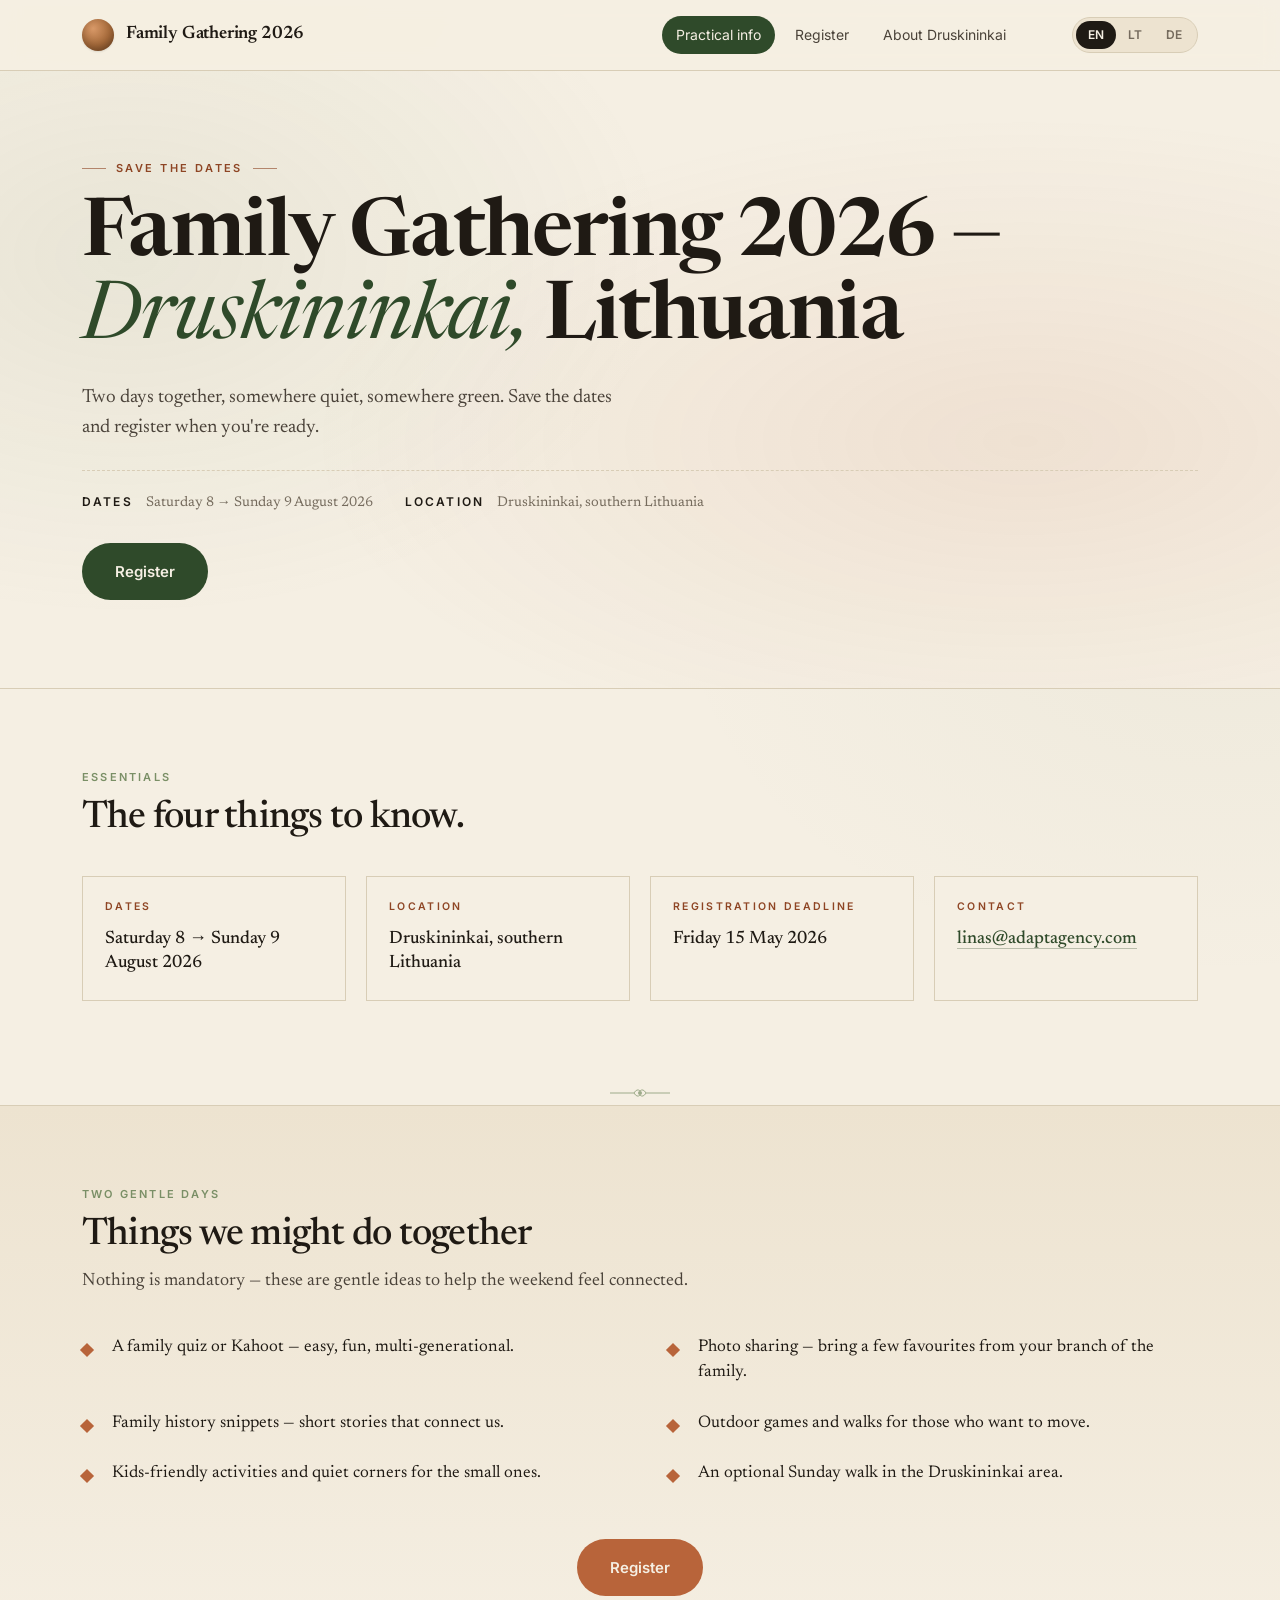
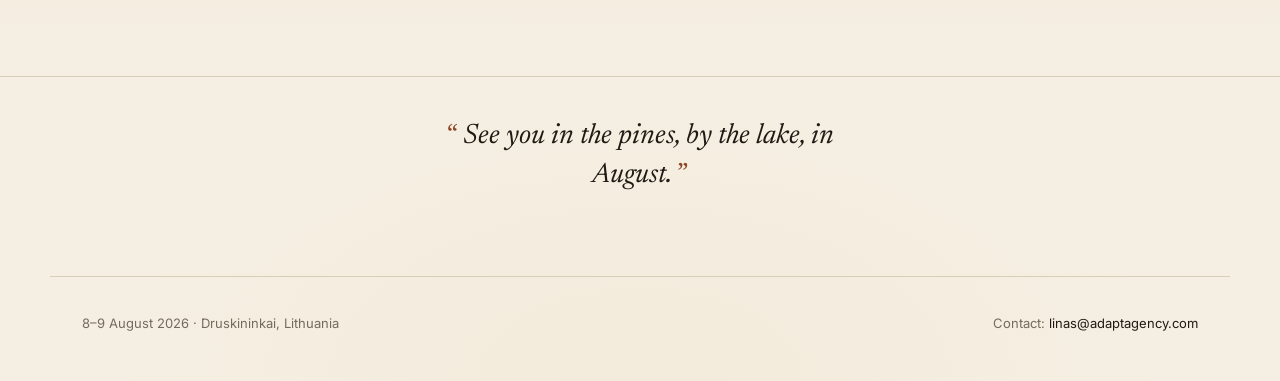
<file: index.html>
<!doctype html>
<html lang="en">
<head>
  <meta charset="utf-8" />
  <meta name="viewport" content="width=device-width, initial-scale=1, viewport-fit=cover" />
  <title data-i18n="home.hero.title">Family Gathering 2026</title>
  <meta name="description" content="Family Gathering 2026 — Druskininkai, Lithuania, 8–9 August 2026. Practical info and registration." />
  <link rel="preconnect" href="https://fonts.googleapis.com">
  <link rel="preconnect" href="https://fonts.gstatic.com" crossorigin>
  <link href="https://fonts.googleapis.com/css2?family=Newsreader:ital,opsz,wght@0,6..72,400;0,6..72,500;0,6..72,600;1,6..72,400;1,6..72,500&family=Inter:wght@400;500;600&family=Caveat:wght@500;600&display=swap" rel="stylesheet">
  <link rel="stylesheet" href="styles.css" />
  <link rel="icon" href="data:image/svg+xml,%3Csvg xmlns='http://www.w3.org/2000/svg' viewBox='0 0 32 32'%3E%3Ccircle cx='16' cy='16' r='14' fill='%23A66A3A'/%3E%3C/svg%3E" />
</head>
<body data-page="home">

<header class="nav">
  <div class="nav-inner">
    <a class="brand" href="index.html">
      <span class="brand-mark" aria-hidden="true"></span>
      <span data-i18n="brand">Family Gathering 2026</span>
    </a>
    <nav class="nav-links" aria-label="Primary">
      <a href="index.html"    data-page-link="home"     data-i18n="nav.home">Practical info</a>
      <a href="register.html" data-page-link="register" data-i18n="nav.register">Register</a>
      <a href="about.html"    data-page-link="about"    data-i18n="nav.about">About Druskininkai</a>
    </nav>
    <div class="lang" role="group" aria-label="Language">
      <button data-lang="en">EN</button>
      <button data-lang="lt">LT</button>
      <button data-lang="de">DE</button>
    </div>
  </div>
</header>

<main>

<!-- ─── HERO ─── -->
<section class="hero-soft">
  <div class="hero-soft-inner">
    <div class="eyebrow">Save the dates</div>
    <h1 data-i18n="home.hero.title">Family Gathering 2026 &mdash; <em>Druskininkai,</em> Lithuania</h1>
    <p class="lede" data-i18n="home.hero.lead">Two days together, somewhere quiet, somewhere green. Save the dates and register when you&rsquo;re ready.</p>
    <div class="meta">
      <span><b data-i18n="home.es.dates.l">Dates</b> <span data-i18n="home.es.dates.v">Saturday 8 &rarr; Sunday 9 August 2026</span></span>
      <span><b data-i18n="home.es.loc.l">Location</b> <span data-i18n="home.es.loc.v">Druskininkai, southern Lithuania</span></span>
    </div>
    <div style="margin-top: 28px;">
      <a href="register.html" class="btn btn-primary btn-large" data-i18n="home.hero.cta">Register</a>
    </div>
  </div>
</section>

<!-- ─── ESSENTIALS ─── -->
<section class="section">
  <div class="section-head">
    <div class="kicker" data-i18n="home.essentials.h">Essentials</div>
    <h2 data-i18n="home.essentials.intro">The four things to know.</h2>
  </div>
  <div class="essentials">
    <article class="essential-card">
      <span class="lbl" data-i18n="home.es.dates.l">Dates</span>
      <span class="val" data-i18n="home.es.dates.v">Saturday 8 &rarr; Sunday 9 August 2026</span>
    </article>
    <article class="essential-card">
      <span class="lbl" data-i18n="home.es.loc.l">Location</span>
      <span class="val" data-i18n="home.es.loc.v">Druskininkai, southern Lithuania</span>
    </article>
    <article class="essential-card">
      <span class="lbl" data-i18n="home.es.deadline.l">Registration deadline</span>
      <span class="val" data-i18n="home.es.deadline.v">Sunday 31 May 2026</span>
    </article>
    <article class="essential-card">
      <span class="lbl" data-i18n="home.es.contact.l">Contact</span>
      <span class="val"><a data-organizer-email href="mailto:linas@adaptagency.com">linas@adaptagency.com</a></span>
    </article>
  </div>
</section>

<svg class="sprig" viewBox="0 0 64 24" aria-hidden="true">
  <path d="M2 12 H26"  stroke="currentColor" stroke-width="1" fill="none"/>
  <path d="M38 12 H62" stroke="currentColor" stroke-width="1" fill="none"/>
  <g transform="translate(32 12)">
    <circle r="2" fill="currentColor"/>
    <path d="M-6 0 Q-3 -5 0 -2 Q3 -5 6 0"  stroke="currentColor" stroke-width="1" fill="none"/>
    <path d="M-6 0 Q-3 5 0 2 Q3 5 6 0"     stroke="currentColor" stroke-width="1" fill="none"/>
  </g>
</svg>

<!-- ─── THINGS WE MIGHT DO ─── -->
<section class="soft-band">
  <div class="section">
    <div class="section-head">
      <div class="kicker">Two gentle days</div>
      <h2 data-i18n="home.together.h">Things we might do together.</h2>
      <p data-i18n="home.together.intro">Nothing is mandatory &mdash; these are gentle ideas to help the weekend feel connected.</p>
    </div>

    <ul class="do-list">
      <li data-i18n="home.t.0">A family quiz or Kahoot &mdash; easy, fun, multi-generational.</li>
      <li data-i18n="home.t.1">Photo sharing &mdash; bring a few favourites from your branch of the family.</li>
      <li data-i18n="home.t.2">Family history snippets &mdash; short stories that connect us.</li>
      <li data-i18n="home.t.3">Outdoor games and walks for those who want to move.</li>
      <li data-i18n="home.t.4">Kids-friendly activities and quiet corners for the small ones.</li>
      <li data-i18n="home.t.5">An optional Sunday walk in the Druskininkai area.</li>
    </ul>

    <div class="cta-row">
      <a href="register.html" class="btn btn-terra btn-large" data-i18n="home.hero.cta">Register</a>
    </div>
  </div>
</section>

<!-- ─── CLOSE ─── -->
<section class="close">
  <p class="quote" data-i18n="close.quote">See you in the pines, by the lake, in August.</p>
</section>

</main>

<footer>
  <span data-i18n="footer.dates">8&ndash;9 August 2026 &middot; Druskininkai, Lithuania</span>
  <span><span data-i18n="footer.contact">Contact</span>: <a data-organizer-email href="mailto:linas@adaptagency.com">linas@adaptagency.com</a></span>
</footer>

<script src="shared.js"></script>
</body>
</html>
</file>
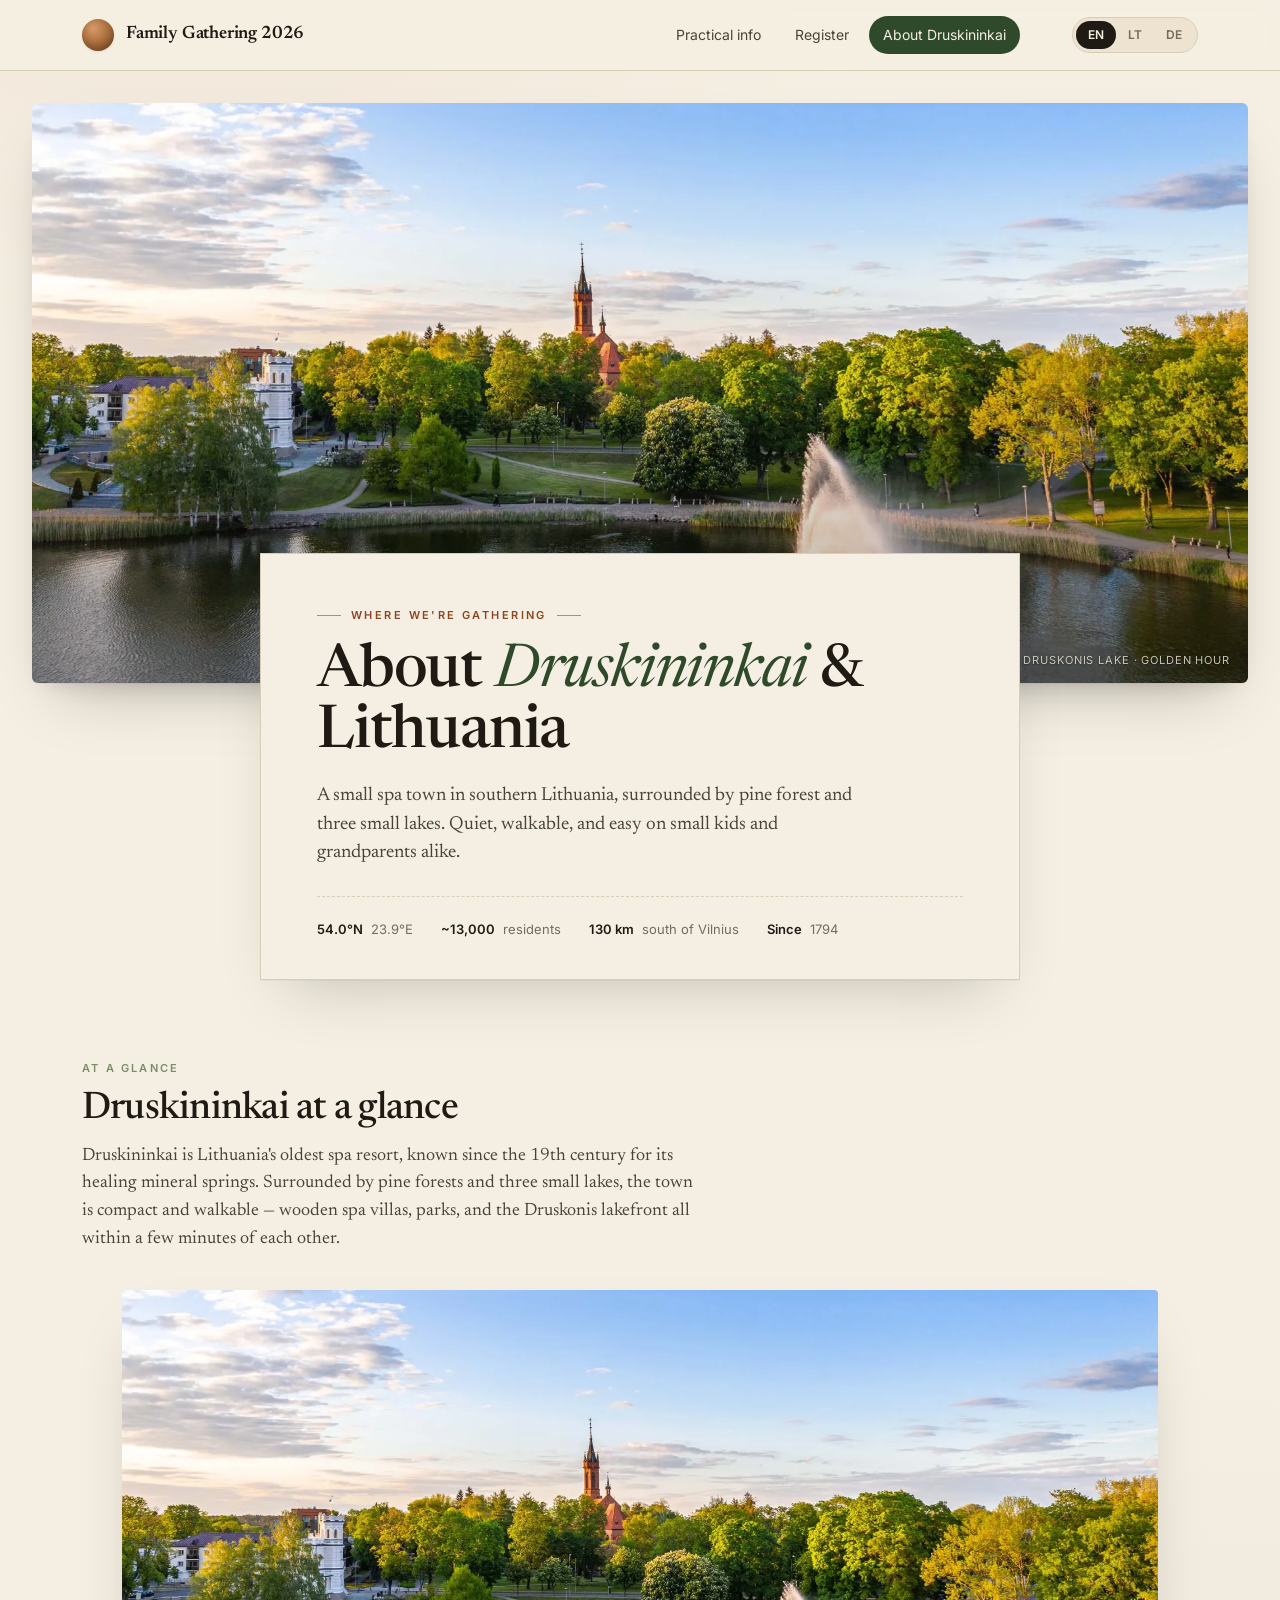
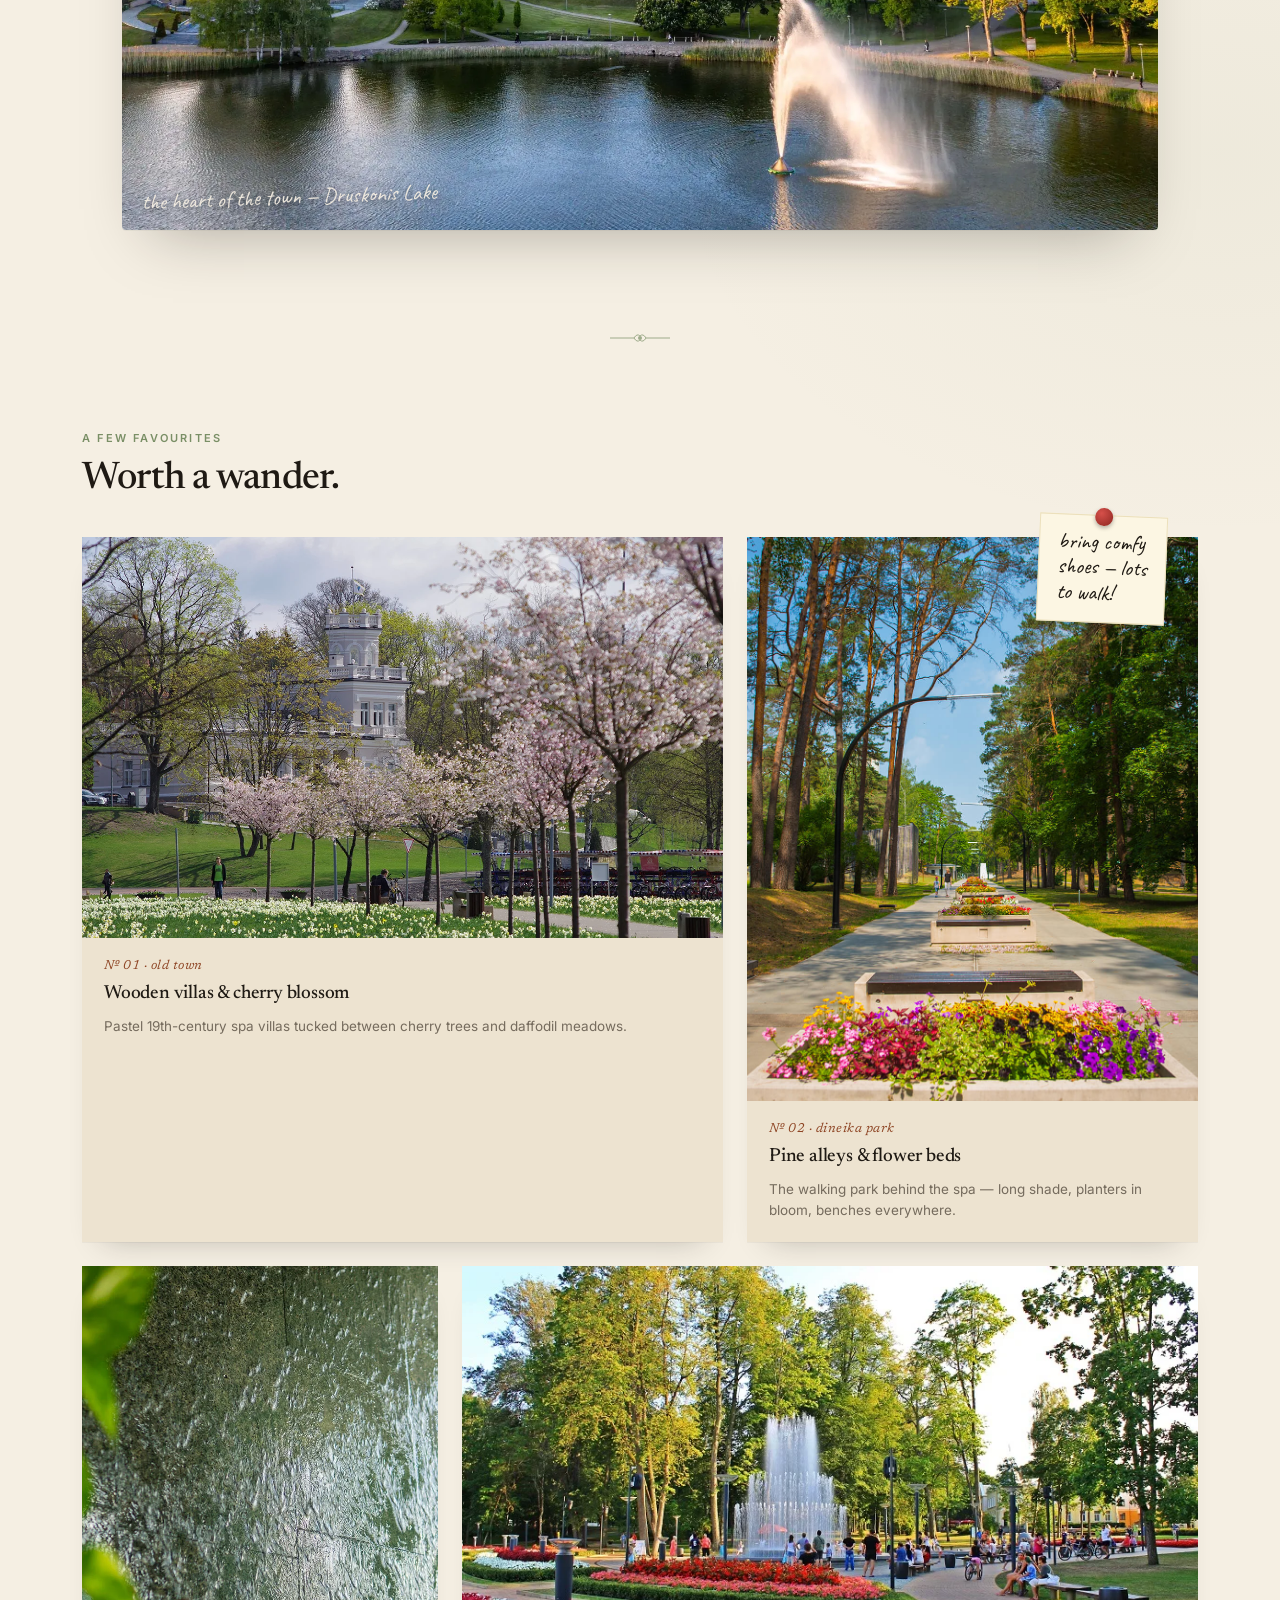
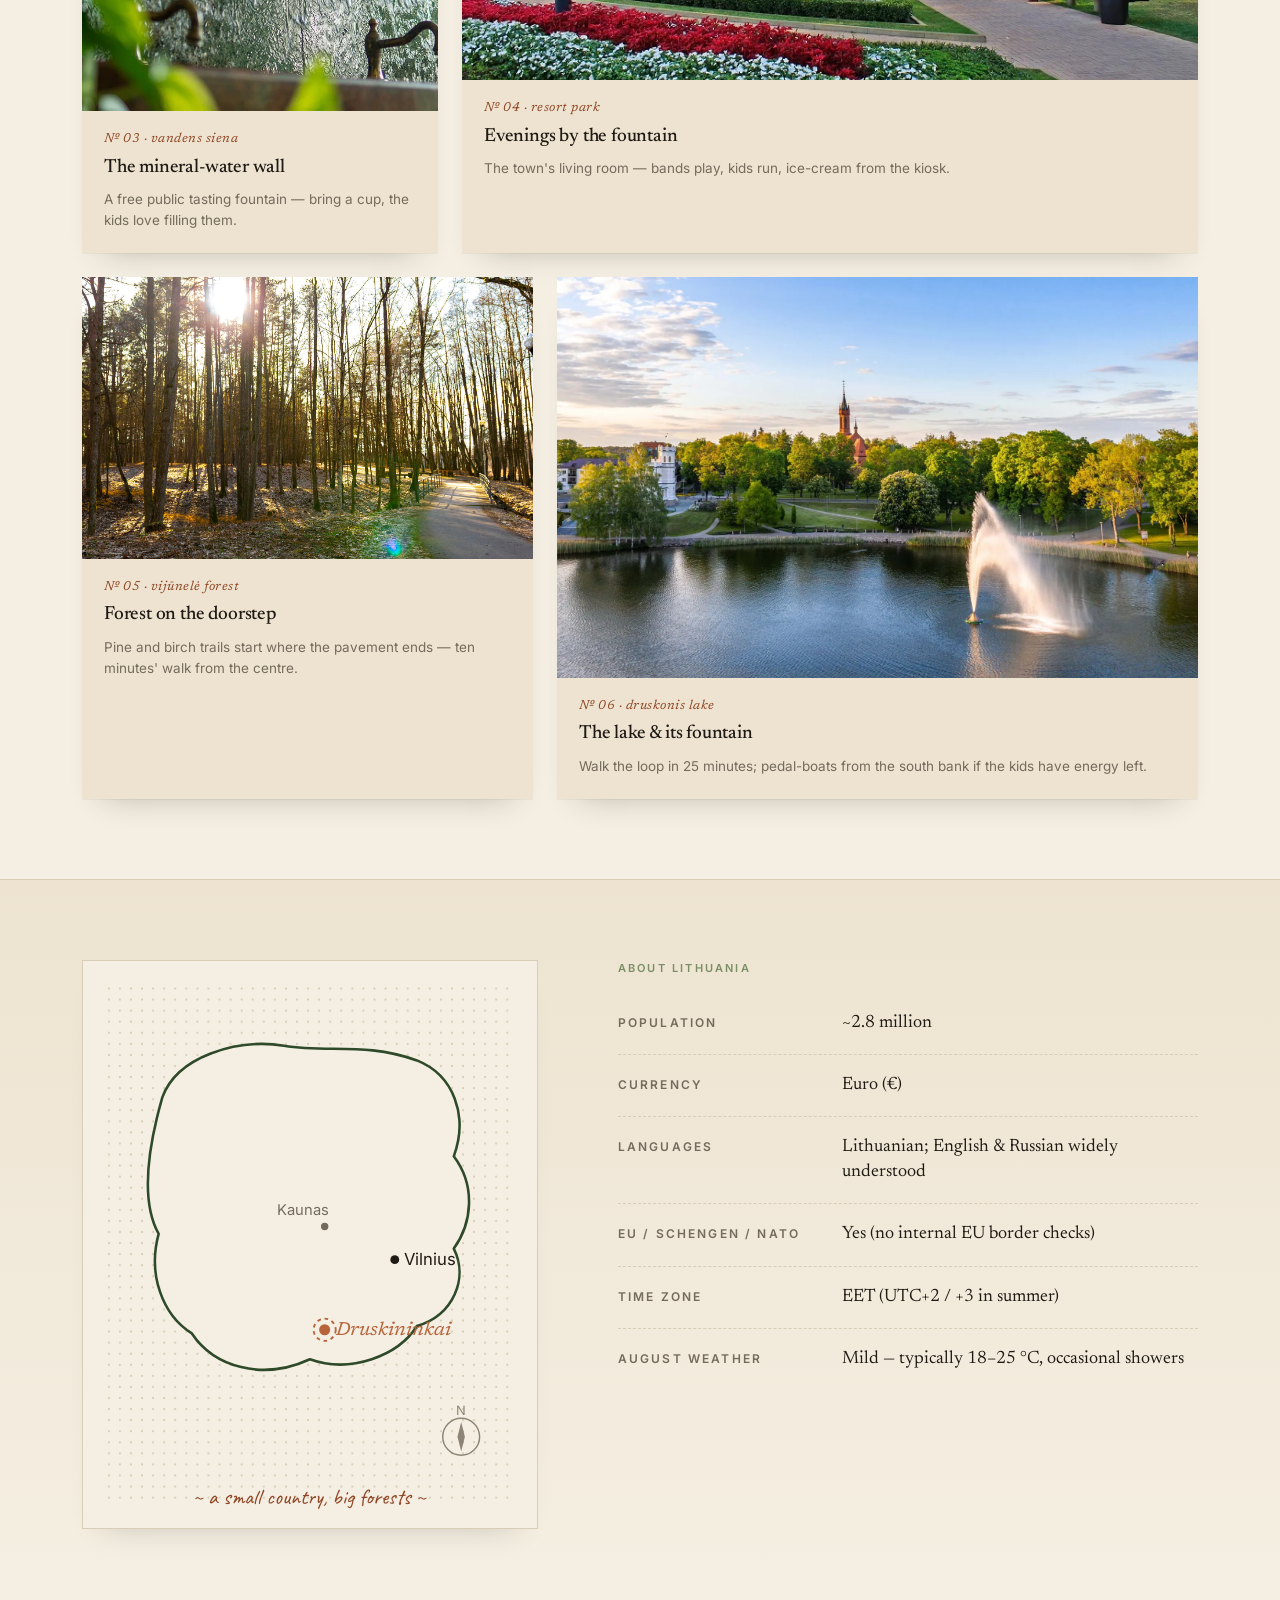
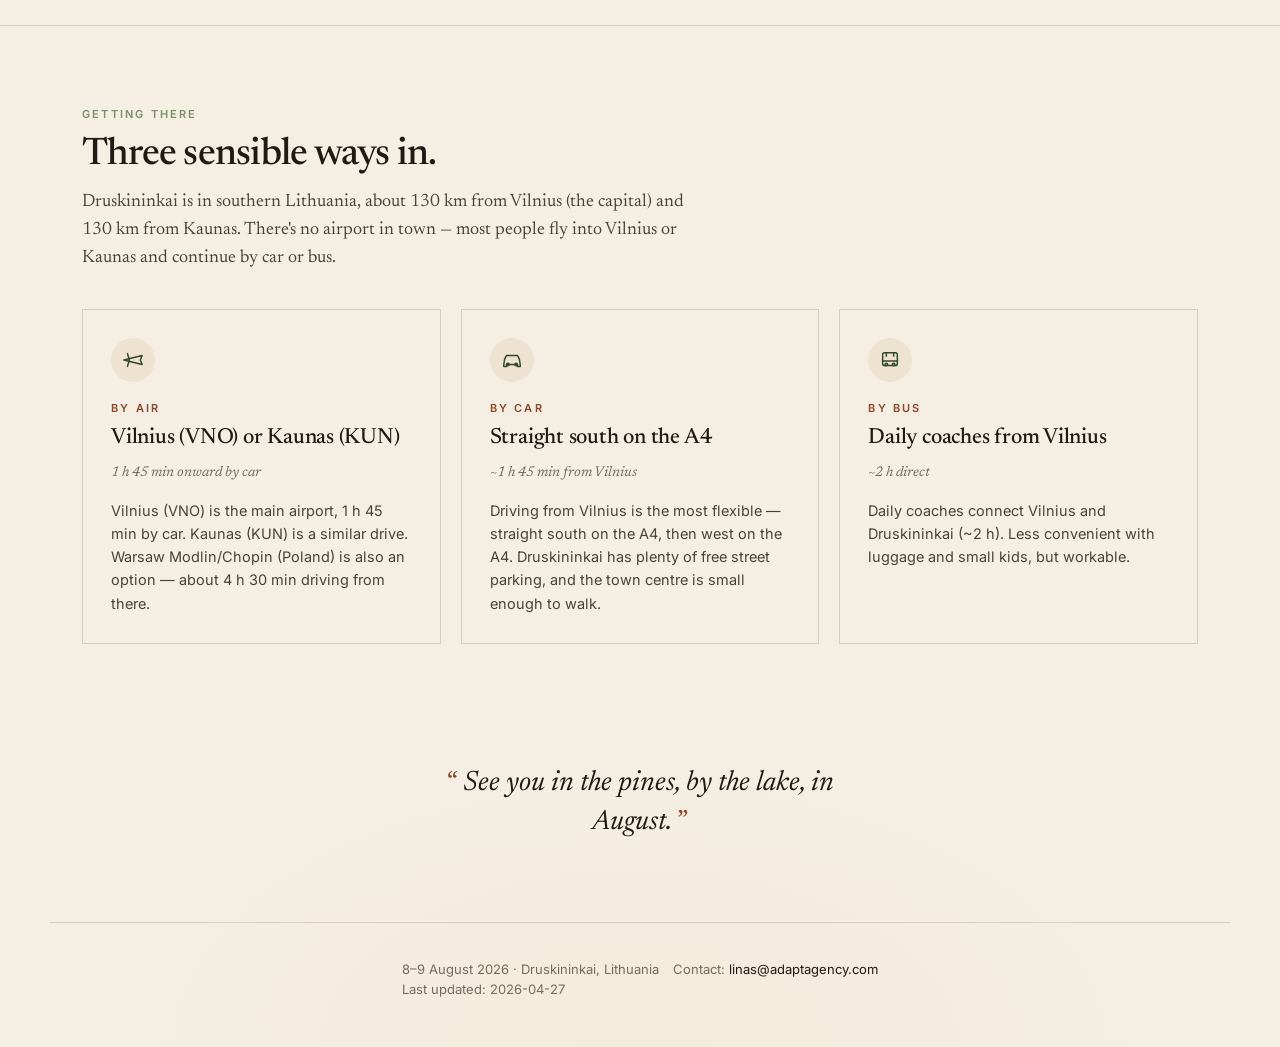
<file: about.html>
<!doctype html>
<html lang="en">
<head>
  <meta charset="utf-8" />
  <meta name="viewport" content="width=device-width, initial-scale=1, viewport-fit=cover" />
  <title data-i18n="about.hero.title">About Druskininkai · Family Gathering 2026</title>
  <link rel="preconnect" href="https://fonts.googleapis.com">
  <link rel="preconnect" href="https://fonts.gstatic.com" crossorigin>
  <link href="https://fonts.googleapis.com/css2?family=Newsreader:ital,opsz,wght@0,6..72,400;0,6..72,500;0,6..72,600;1,6..72,400;1,6..72,500&family=Inter:wght@400;500;600&family=Caveat:wght@500;600&display=swap" rel="stylesheet">
  <link rel="stylesheet" href="styles.css" />
  <link rel="icon" href="data:image/svg+xml,%3Csvg xmlns='http://www.w3.org/2000/svg' viewBox='0 0 32 32'%3E%3Ccircle cx='16' cy='16' r='14' fill='%23A66A3A'/%3E%3C/svg%3E" />
</head>
<body data-page="about">

<!-- ─── NAV ─── -->
<header class="nav">
  <div class="nav-inner">
    <a class="brand" href="index.html">
      <span class="brand-mark" aria-hidden="true"></span>
      <span data-i18n="brand">Family Gathering 2026</span>
    </a>
    <nav class="nav-links" aria-label="Primary">
      <a href="index.html"    data-page-link="home"     data-i18n="nav.home">Practical info</a>
      <a href="register.html" data-page-link="register" data-i18n="nav.register">Register</a>
      <a href="about.html"    data-page-link="about"    data-i18n="nav.about">About Druskininkai</a>
    </nav>
    <div class="lang" role="group" aria-label="Language">
      <button data-lang="en">EN</button>
      <button data-lang="lt">LT</button>
      <button data-lang="de">DE</button>
    </div>
  </div>
</header>

<main>

<!-- ─── HERO ─── -->
<section class="hero-visual">
  <div class="hero-photo" role="img" aria-label="Druskonis Lake at golden hour with the resort fountain.">
    <span class="hero-cred">Druskonis Lake · golden hour</span>
  </div>
  <div class="hero-card">
    <div class="eyebrow" data-i18n="about.hero.eyebrow">Where we&rsquo;re gathering</div>
    <h1 data-i18n="about.hero.title">About <em>Druskininkai</em> &amp; Lithuania</h1>
    <p class="hero-sub" data-i18n="about.hero.lead">A small spa town in southern Lithuania, surrounded by pine forest and three small lakes. Quiet, walkable, and easy on small kids and grandparents alike.</p>
    <div class="hero-meta">
      <span><b>54.0&deg;N</b> 23.9&deg;E</span>
      <span><b>~13,000</b> residents</span>
      <span><b>130&nbsp;km</b> south of Vilnius</span>
      <span><b>Since</b> 1794</span>
    </div>
  </div>
</section>

<!-- ─── AT A GLANCE ─── -->
<section class="section">
  <div class="section-head">
    <div class="kicker" data-i18n="about.glance.kicker">At a glance</div>
    <h2 data-i18n="about.druskininkai.h">Lithuania&rsquo;s oldest spa town, woven through with pine.</h2>
    <p data-i18n="about.druskininkai.l">Druskininkai is Lithuania&rsquo;s oldest spa resort &mdash; known since the 19th century for its mineral springs. The old town is full of wooden villas, the new town wraps around Druskonis Lake, and pine forest threads through everything.</p>
  </div>

  <figure class="glance-photo">
    <img src="assets/lake-fountain.webp"
         alt="Aerial view of Druskonis Lake with the central fountain and church spire at sunset."
         loading="eager" />
    <figcaption class="credit" data-i18n="about.glance.credit">the heart of the town &mdash; Druskonis Lake</figcaption>
  </figure>
</section>

<!-- decorative divider -->
<svg class="sprig" viewBox="0 0 64 24" aria-hidden="true">
  <path d="M2 12 H26"  stroke="currentColor" stroke-width="1" fill="none"/>
  <path d="M38 12 H62" stroke="currentColor" stroke-width="1" fill="none"/>
  <g transform="translate(32 12)">
    <circle r="2" fill="currentColor"/>
    <path d="M-6 0 Q-3 -5 0 -2 Q3 -5 6 0"  stroke="currentColor" stroke-width="1" fill="none"/>
    <path d="M-6 0 Q-3 5 0 2 Q3 5 6 0"     stroke="currentColor" stroke-width="1" fill="none"/>
  </g>
</svg>

<!-- ─── GALLERY ─── -->
<section class="section" style="position:relative;">
  <div class="section-head">
    <div class="kicker" data-i18n="about.gallery.kicker">A few favourites</div>
    <h2 data-i18n="about.gallery.h">Worth a wander.</h2>
  </div>

  <div style="position:relative;">
    <div class="pin-note" aria-hidden="true">
      bring comfy<br/>shoes &mdash; lots<br/>to walk!
    </div>

    <div class="gallery">

      <article class="tile t1">
        <div class="photo"><img src="assets/cherry-villa.webp" alt="Cherry blossoms in front of a 19th-century villa in spring." loading="lazy"/></div>
        <div class="meta">
          <span class="num">№&nbsp;01&nbsp;&middot; old town</span>
          <h3 data-i18n="about.t1.h">Wooden villas &amp; cherry blossom</h3>
          <p data-i18n="about.t1.p">Pastel 19th-century spa villas tucked between cherry trees and daffodil meadows.</p>
        </div>
      </article>

      <article class="tile t2">
        <div class="photo"><img src="assets/pine-path.jpg" alt="Path through Dineika park, lined with tall pines and flower planters." loading="lazy"/></div>
        <div class="meta">
          <span class="num">№&nbsp;02&nbsp;&middot; dineika park</span>
          <h3 data-i18n="about.t2.h">Pine alleys &amp; flower beds</h3>
          <p data-i18n="about.t2.p">The walking park behind the spa &mdash; long shade, planters in bloom, benches everywhere.</p>
        </div>
      </article>

      <article class="tile t3">
        <div class="photo"><img src="assets/water-wall.webp" alt="The mineral water wall — bronze taps in front of a cascading water surface." loading="lazy"/></div>
        <div class="meta">
          <span class="num">№&nbsp;03&nbsp;&middot; vandens siena</span>
          <h3 data-i18n="about.t3.h">The mineral-water wall</h3>
          <p data-i18n="about.t3.p">A free public tasting fountain &mdash; bring a cup, the kids love filling them.</p>
        </div>
      </article>

      <article class="tile t4">
        <div class="photo"><img src="assets/park-fountain.webp" alt="The resort park with people gathered around the central fountain at sunset." loading="lazy"/></div>
        <div class="meta">
          <span class="num">№&nbsp;04&nbsp;&middot; resort park</span>
          <h3 data-i18n="about.t4.h">Evenings by the fountain</h3>
          <p data-i18n="about.t4.p">The town&rsquo;s living room &mdash; bands play, kids run, ice-cream from the kiosk.</p>
        </div>
      </article>

      <article class="tile t5">
        <div class="photo"><img src="assets/winter-forest.jpg" alt="Sunlit pine forest path on a crisp morning." loading="lazy"/></div>
        <div class="meta">
          <span class="num">№&nbsp;05&nbsp;&middot; vij&umacr;nel&edot; forest</span>
          <h3 data-i18n="about.t5.h">Forest on the doorstep</h3>
          <p data-i18n="about.t5.p">Pine and birch trails start where the pavement ends &mdash; ten minutes&rsquo; walk from the centre.</p>
        </div>
      </article>

      <article class="tile t6">
        <div class="photo"><img src="assets/lake-fountain.webp" alt="Druskonis Lake fountain spray catching the late sun." loading="lazy"/></div>
        <div class="meta">
          <span class="num">№&nbsp;06&nbsp;&middot; druskonis lake</span>
          <h3 data-i18n="about.t6.h">The lake &amp; its fountain</h3>
          <p data-i18n="about.t6.p">Walk the loop in 25 minutes; pedal-boats from the south bank if the kids have energy left.</p>
        </div>
      </article>

    </div>
  </div>
</section>

<!-- ─── ABOUT LITHUANIA ─── -->
<section class="lt-band">
  <div class="section" style="padding-bottom: 96px;">
    <div class="lt-grid">

      <div class="lt-illus" aria-hidden="true">
        <svg viewBox="0 0 220 280" xmlns="http://www.w3.org/2000/svg">
          <defs>
            <pattern id="dots" x="0" y="0" width="6" height="6" patternUnits="userSpaceOnUse">
              <circle cx="1" cy="1" r="0.6" fill="#D8CDB6"/>
            </pattern>
          </defs>
          <rect x="0" y="0" width="220" height="280" fill="url(#dots)"/>
          <path d="M30 60 C 38 38, 70 28, 96 32 C 120 36, 140 30, 168 40 C 188 48, 196 70, 188 92 C 200 108, 198 128, 188 142 C 196 158, 188 178, 168 184 C 158 200, 132 210, 110 202 C 84 214, 58 206, 46 188 C 30 178, 22 156, 28 134 C 18 116, 22 88, 30 60 Z"
                fill="#F5EFE3" stroke="#2F4A2A" stroke-width="1.4" stroke-linejoin="round"/>
          <circle cx="156" cy="148" r="2.4" fill="#1F1A14"/>
          <text x="161" y="151" font-family="Inter, sans-serif" font-size="9" fill="#1F1A14">Vilnius</text>
          <circle cx="118" cy="130" r="2" fill="#756B5D"/>
          <text x="92"  y="124" font-family="Inter, sans-serif" font-size="8" fill="#756B5D">Kaunas</text>
          <circle cx="118" cy="186" r="6" fill="none" stroke="#B8643A" stroke-width="1" stroke-dasharray="2 2"/>
          <circle cx="118" cy="186" r="3" fill="#B8643A"/>
          <text x="124" y="189" font-family="Newsreader, serif" font-style="italic" font-size="10" fill="#B8643A">Druskininkai</text>
          <g transform="translate(192 244)" opacity="0.8">
            <circle r="10" fill="none" stroke="#756B5D" stroke-width="0.8"/>
            <path d="M0 -8 L2 0 L0 8 L-2 0 Z" fill="#756B5D"/>
            <text x="0" y="-12" text-anchor="middle" font-family="Inter, sans-serif" font-size="7" fill="#756B5D">N</text>
          </g>
        </svg>
        <div class="stamp-cap">~ a small country, big forests ~</div>
      </div>

      <div>
        <div class="kicker" data-i18n="about.lt.h">About Lithuania</div>
        <dl class="facts">
          <div class="fact">
            <dt data-i18n="about.lt.f1.l">Population</dt>
            <dd data-i18n="about.lt.f1.v">~2.8 million</dd>
          </div>
          <div class="fact">
            <dt data-i18n="about.lt.f2.l">Currency</dt>
            <dd data-i18n="about.lt.f2.v">Euro (€)</dd>
          </div>
          <div class="fact">
            <dt data-i18n="about.lt.f3.l">Languages</dt>
            <dd data-i18n="about.lt.f3.v">Lithuanian; English &amp; Russian widely understood</dd>
          </div>
          <div class="fact">
            <dt data-i18n="about.lt.f4.l">EU / Schengen / NATO</dt>
            <dd data-i18n="about.lt.f4.v">Yes (no internal EU border checks)</dd>
          </div>
          <div class="fact">
            <dt data-i18n="about.lt.f5.l">Time zone</dt>
            <dd data-i18n="about.lt.f5.v">EET (UTC+2 / +3 in summer)</dd>
          </div>
          <div class="fact">
            <dt data-i18n="about.lt.f6.l">August weather</dt>
            <dd data-i18n="about.lt.f6.v">Mild — typically 18–25 °C, occasional showers</dd>
          </div>
        </dl>
      </div>

    </div>
  </div>
</section>

<!-- ─── GETTING THERE ─── -->
<section class="section">
  <div class="section-head">
    <div class="kicker" data-i18n="about.getting.h">Getting there</div>
    <h2>Three sensible ways in.</h2>
    <p data-i18n="about.getting.lead">Druskininkai is in southern Lithuania, about 130 km from Vilnius and 130 km from Kaunas. There&rsquo;s no airport in town &mdash; most people fly into Vilnius or Kaunas and continue by car or bus.</p>
  </div>

  <div class="gt-cards">

    <article class="gt-card">
      <div class="ico" aria-hidden="true">
        <svg viewBox="0 0 24 24" fill="none" stroke="currentColor" stroke-width="1.6" stroke-linecap="round" stroke-linejoin="round"><path d="M2 12 L22 7 L20 12 L22 17 Z"/><path d="M8 12 L6 19"/><path d="M8 12 L6 5"/></svg>
      </div>
      <div class="lbl" data-i18n="about.getting.air">By air</div>
      <h3 data-i18n="about.getting.airH">Vilnius (VNO) or Kaunas (KUN)</h3>
      <div class="time" data-i18n="about.getting.airT">1 h 45 min onward by car</div>
      <p data-i18n="about.getting.airV">Vilnius (VNO) is the main airport. Kaunas (KUN) is a similar drive. Warsaw Modlin/Chopin (Poland) is also an option &mdash; about 4 h 30 min driving from there.</p>
    </article>

    <article class="gt-card">
      <div class="ico" aria-hidden="true">
        <svg viewBox="0 0 24 24" fill="none" stroke="currentColor" stroke-width="1.6" stroke-linecap="round" stroke-linejoin="round"><path d="M3 17 L4 11 L6 7 H18 L20 11 L21 17 V19 H18 V17 H6 V19 H3 Z"/><circle cx="7.5" cy="17" r="1.4"/><circle cx="16.5" cy="17" r="1.4"/></svg>
      </div>
      <div class="lbl" data-i18n="about.getting.car">By car</div>
      <h3 data-i18n="about.getting.carH">Straight south on the A4</h3>
      <div class="time" data-i18n="about.getting.carT">~1 h 45 min from Vilnius</div>
      <p data-i18n="about.getting.carV">Driving from Vilnius is the most flexible &mdash; straight south on the A4. Druskininkai has plenty of free street parking, and the town centre is small enough to walk.</p>
    </article>

    <article class="gt-card">
      <div class="ico" aria-hidden="true">
        <svg viewBox="0 0 24 24" fill="none" stroke="currentColor" stroke-width="1.6" stroke-linecap="round" stroke-linejoin="round"><rect x="4" y="4" width="16" height="14" rx="2"/><path d="M4 13 H20"/><circle cx="8" cy="17" r="1.4"/><circle cx="16" cy="17" r="1.4"/><path d="M8 4 V8"/><path d="M16 4 V8"/></svg>
      </div>
      <div class="lbl" data-i18n="about.getting.bus">By bus</div>
      <h3 data-i18n="about.getting.busH">Daily coaches from Vilnius</h3>
      <div class="time" data-i18n="about.getting.busT">~2 h direct</div>
      <p data-i18n="about.getting.busV">Daily coaches connect Vilnius and Druskininkai (~2 h). Less convenient with luggage and small kids, but workable &mdash; and very cheap.</p>
    </article>

  </div>
</section>

<!-- ─── CLOSE ─── -->
<section class="close">
  <p class="quote" data-i18n="close.quote">See you in the pines, by the lake, in August.</p>
</section>

</main>

<footer class="site-footer">
  <div class="row">
    <div>
      <div data-i18n="footer.dates">8&ndash;9 August 2026 &middot; Druskininkai, Lithuania</div>
      <div><span data-i18n="footer.lastUpdated">Last updated</span>: <span data-build-date>2026-04-27</span></div>
    </div>
    <div>
      <span data-i18n="footer.contact">Contact</span>: <a data-organizer-email href="mailto:linas@adaptagency.com">linas@adaptagency.com</a>
    </div>
  </div>
</footer>

<script src="shared.js"></script>
</body>
</html>
</file>
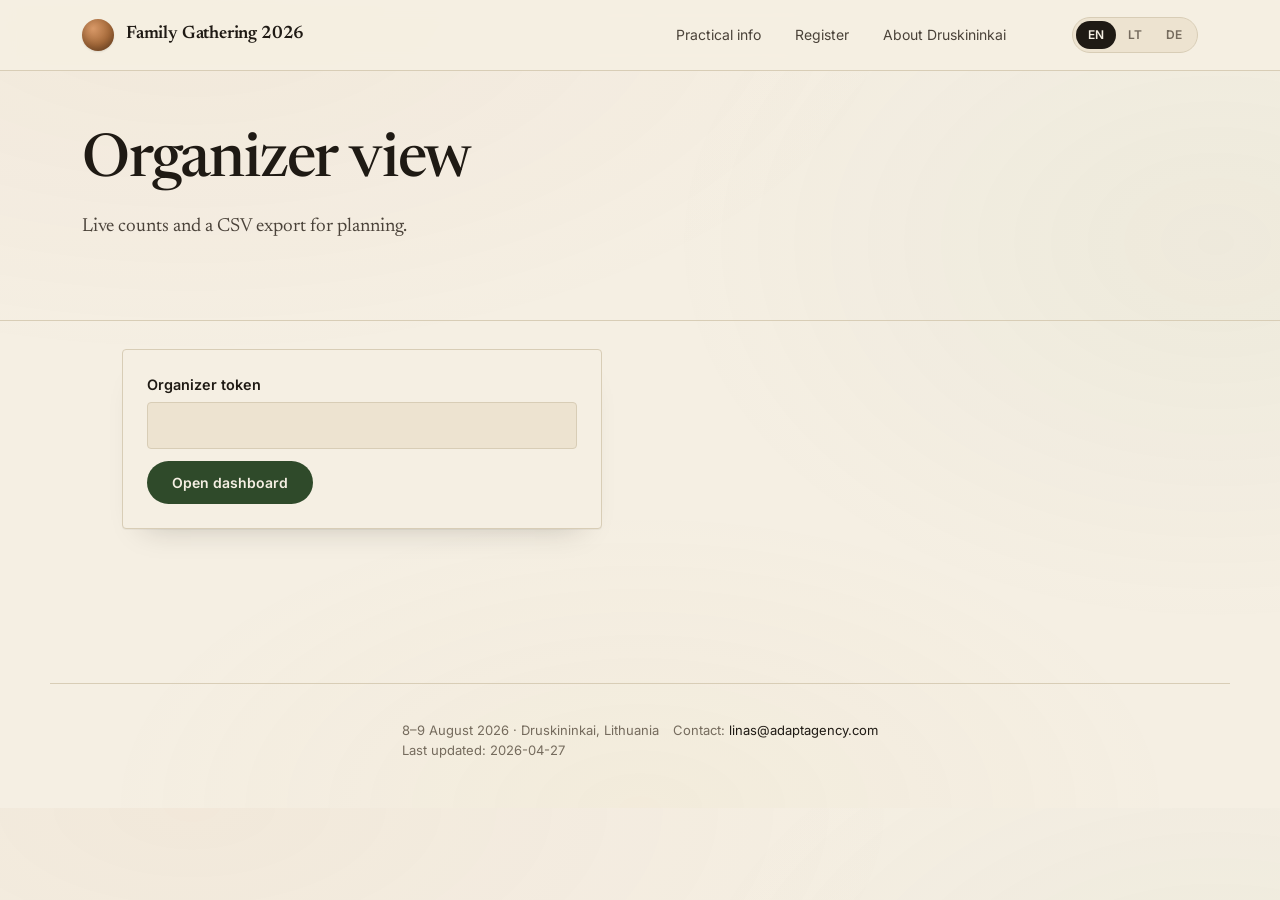
<file: organizer.html>
<!doctype html>
<html lang="en">
<head>
  <meta charset="utf-8" />
  <meta name="viewport" content="width=device-width, initial-scale=1, viewport-fit=cover" />
  <title data-i18n="org.title">Organizer · Family Gathering 2026</title>
  <meta name="robots" content="noindex" />
  <link rel="preconnect" href="https://fonts.googleapis.com">
  <link rel="preconnect" href="https://fonts.gstatic.com" crossorigin>
  <link href="https://fonts.googleapis.com/css2?family=Newsreader:ital,opsz,wght@0,6..72,400;0,6..72,500;0,6..72,600;1,6..72,400;1,6..72,500&family=Inter:wght@400;500;600&family=Caveat:wght@500;600&display=swap" rel="stylesheet">
  <link rel="stylesheet" href="styles.css" />
  <link rel="icon" href="data:image/svg+xml,%3Csvg xmlns='http://www.w3.org/2000/svg' viewBox='0 0 32 32'%3E%3Ccircle cx='16' cy='16' r='14' fill='%23A66A3A'/%3E%3C/svg%3E" />
</head>
<body data-page="organizer">

<header class="nav">
  <div class="nav-inner">
    <a class="brand" href="index.html">
      <span class="brand-mark" aria-hidden="true"></span>
      <span data-i18n="brand">Family Gathering 2026</span>
    </a>
    <nav class="nav-links" aria-label="Primary">
      <a href="index.html"    data-page-link="home"     data-i18n="nav.home">Practical info</a>
      <a href="register.html" data-page-link="register" data-i18n="nav.register">Register</a>
      <a href="about.html"    data-page-link="about"    data-i18n="nav.about">About Druskininkai</a>
    </nav>
    <div class="lang" role="group" aria-label="Language">
      <button data-lang="en">EN</button>
      <button data-lang="lt">LT</button>
      <button data-lang="de">DE</button>
    </div>
  </div>
</header>

<main>

<section class="hero">
  <div class="hero-inner container">
    <h1 data-i18n="org.title">Organizer view</h1>
    <p class="lead" data-i18n="org.lead">Live counts and a CSV export for planning.</p>
  </div>
</section>

<section class="block" style="padding-top: 28px;">
  <div class="container" style="max-width: 1100px;">

    <div id="org-token-form" class="form-section" style="max-width: 480px;">
      <div class="field">
        <label data-i18n="org.tokenLabel">Organizer token</label>
        <input class="input" id="org-token-input" type="password" autocomplete="off" />
      </div>
      <div class="form-actions" style="margin-top: 12px;">
        <button class="btn btn-primary" id="org-token-submit" data-i18n="org.tokenSubmit">Open dashboard</button>
      </div>
    </div>

    <div id="org-dashboard" class="hidden">
      <div class="form-actions" style="margin-bottom: 12px;">
        <button class="btn btn-ghost btn-sm" id="org-refresh" data-i18n="org.refresh">Refresh</button>
        <button class="btn btn-primary btn-sm" id="org-export" data-i18n="org.export">Export CSV</button>
      </div>
      <div class="metric-grid" id="metric-grid"></div>
      <div class="scroll-x">
        <table class="responses" id="responses-table">
          <thead></thead>
          <tbody></tbody>
        </table>
      </div>
      <p id="org-empty" class="muted" style="display:none;" data-i18n="org.empty">No registrations yet.</p>
    </div>

  </div>
</section>

</main>

<footer class="site-footer">
  <div class="row">
    <div>
      <div data-i18n="footer.dates">8&ndash;9 August 2026 &middot; Druskininkai, Lithuania</div>
      <div><span data-i18n="footer.lastUpdated">Last updated</span>: <span data-build-date>2026-04-27</span></div>
    </div>
    <div>
      <span data-i18n="footer.contact">Contact</span>: <a data-organizer-email href="mailto:linas@adaptagency.com">linas@adaptagency.com</a>
    </div>
  </div>
</footer>

<script src="shared.js"></script>
<script>
/* =========================================================
   Organizer view — token-gated metrics + table + CSV
   ========================================================= */
(function () {
  "use strict";

  const TOKEN_KEY = "fg2026.orgToken";
  const tokenForm  = document.getElementById("org-token-form");
  const tokenInput = document.getElementById("org-token-input");
  const dashboard  = document.getElementById("org-dashboard");

  function getToken() { return localStorage.getItem(TOKEN_KEY) || ""; }
  function setToken(v) { localStorage.setItem(TOKEN_KEY, v); }

  document.getElementById("org-token-submit").addEventListener("click", () => {
    setToken(tokenInput.value.trim());
    showDashboard();
  });
  document.getElementById("org-refresh").addEventListener("click", refresh);
  document.getElementById("org-export").addEventListener("click", () => downloadCsv(window._lastRows || []));

  if (getToken()) showDashboard();

  function showDashboard() {
    if (!getToken()) return;
    tokenForm.classList.add("hidden");
    dashboard.classList.remove("hidden");
    refresh();
  }

  async function loadResponses() {
    if (!window.FG_CONFIG.endpoint) return [];
    try {
      const res = await fetch(window.FG_CONFIG.endpoint + "?token=" + encodeURIComponent(getToken()));
      if (!res.ok) throw new Error("HTTP " + res.status);
      const json = await res.json();
      return Array.isArray(json) ? json : (json.rows || []);
    } catch (e) { console.error(e); return []; }
  }

  function asArr(v) { return Array.isArray(v) ? v : (v ? String(v).split(",").map(s=>s.trim()).filter(Boolean) : []); }

  function renderMetrics(rows) {
    const persons = rows.length;
    const byMean = m => rows.filter(r => (r.mean||"").toLowerCase() === m).length;
    const byCar      = byMean("car") + byMean("camper");
    const byPlane    = byMean("plane");
    const byTrainBus = byMean("train") + byMean("bus");
    const byAcc = a => rows.filter(r => r.accommodation === a).length;
    const accGroup  = byAcc("group");
    const accHotel  = byAcc("hotel");
    const accCamper = byAcc("camper");
    const accOwn    = byAcc("own");
    const diets = rows.filter(r => {
      const d = (r.diet || "").trim().toLowerCase();
      return d && !["no","none","-","keine","nera","nėra","no restrictions","keine einschränkungen","nera apribojimu","nėra apribojimų","be apribojimu","be apribojimų"].includes(d);
    }).length;

    const t = (k) => window.FG.t(k);
    const items = [
      [persons,    t("org.m.persons")],
      [byCar,      t("org.m.byCar")],
      [byPlane,    t("org.m.byPlane")],
      [byTrainBus, t("org.m.byTrain")],
      [accGroup,   t("org.m.accGroup")],
      [accHotel,   t("org.m.accHotel")],
      [accCamper,  t("org.m.accCamper")],
      [accOwn,     t("org.m.accOwn")],
      [diets,      t("org.m.diets")]
    ];
    document.getElementById("metric-grid").innerHTML = items.map(([n, l]) =>
      `<div class="metric"><div class="n">${n}</div><div class="l">${l}</div></div>`
    ).join("");
  }

  function renderTable(rows) {
    const tbl = document.getElementById("responses-table");
    if (!rows.length) {
      tbl.querySelector("thead").innerHTML = "";
      tbl.querySelector("tbody").innerHTML = "";
      document.getElementById("org-empty").style.display = "block";
      return;
    }
    document.getElementById("org-empty").style.display = "none";
    const cols = ["submittedAt","name","email","country","city","age_group",
      "arrival","mean","departure","departure_time","diet",
      "accommodation","activities","notes"];
    tbl.querySelector("thead").innerHTML = "<tr>" + cols.map(c => `<th>${c}</th>`).join("") + "</tr>";
    const esc = s => String(s ?? "").replace(/[<>&]/g, c => ({"<":"&lt;",">":"&gt;","&":"&amp;"}[c]));
    tbl.querySelector("tbody").innerHTML = rows.map(r =>
      "<tr>" + cols.map(c => `<td>${esc(Array.isArray(r[c]) ? r[c].join(", ") : r[c])}</td>`).join("") + "</tr>"
    ).join("");
  }

  function downloadCsv(rows) {
    if (!rows.length) return;
    const cols = Array.from(rows.reduce((s,r) => { Object.keys(r).forEach(k => s.add(k)); return s; }, new Set()));
    const esc = v => `"${String(v ?? "").replace(/"/g, '""')}"`;
    const csv = [cols.join(",")].concat(rows.map(r => cols.map(c => {
      const v = r[c]; return esc(Array.isArray(v) ? v.join("; ") : v);
    }).join(","))).join("\n");
    const blob = new Blob([csv], { type: "text/csv;charset=utf-8" });
    const url = URL.createObjectURL(blob);
    const a = document.createElement("a");
    a.href = url; a.download = `family_gathering_2026_${new Date().toISOString().slice(0,10)}.csv`;
    document.body.appendChild(a); a.click(); a.remove();
    URL.revokeObjectURL(url);
  }

  async function refresh() {
    const rows = await loadResponses();
    window._lastRows = rows;
    renderMetrics(rows);
    renderTable(rows);
  }

  document.addEventListener("fg:langchange", () => { if (window._lastRows) renderMetrics(window._lastRows); });
})();
</script>
</body>
</html>
</file>
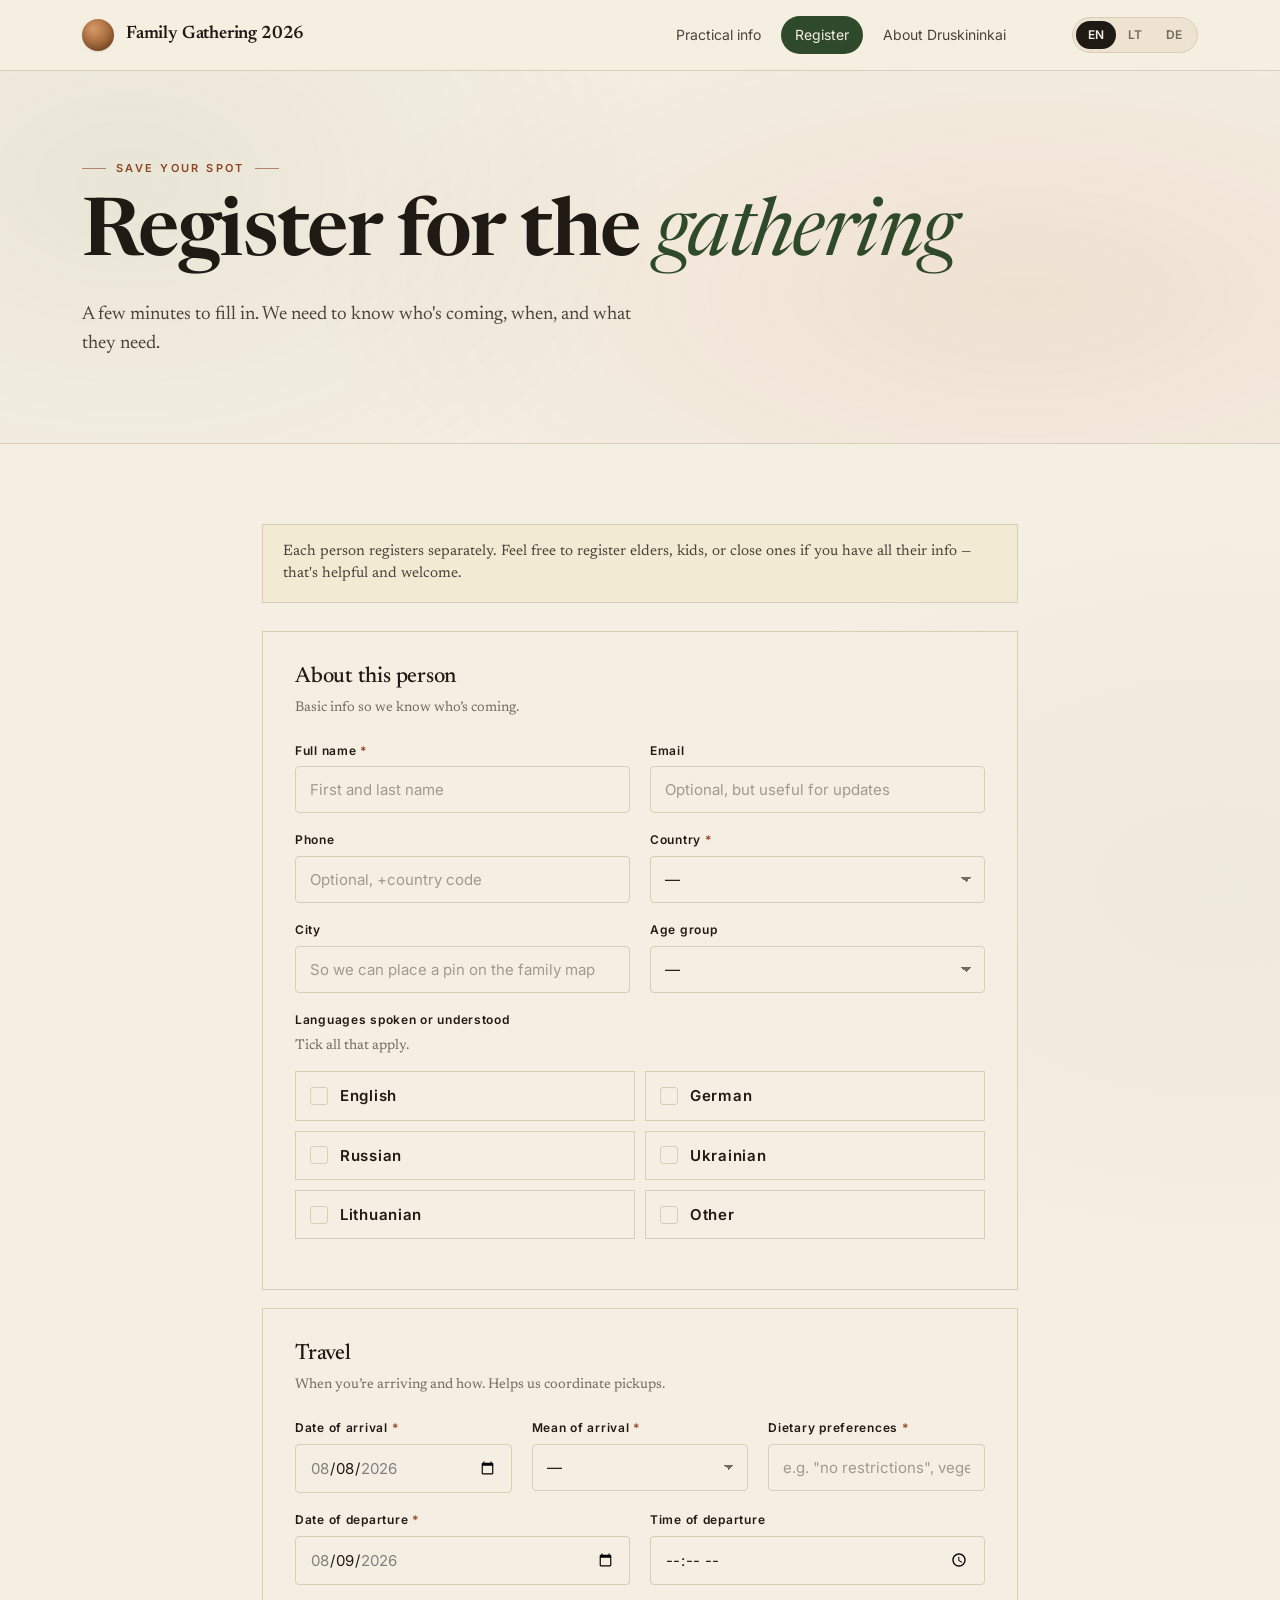
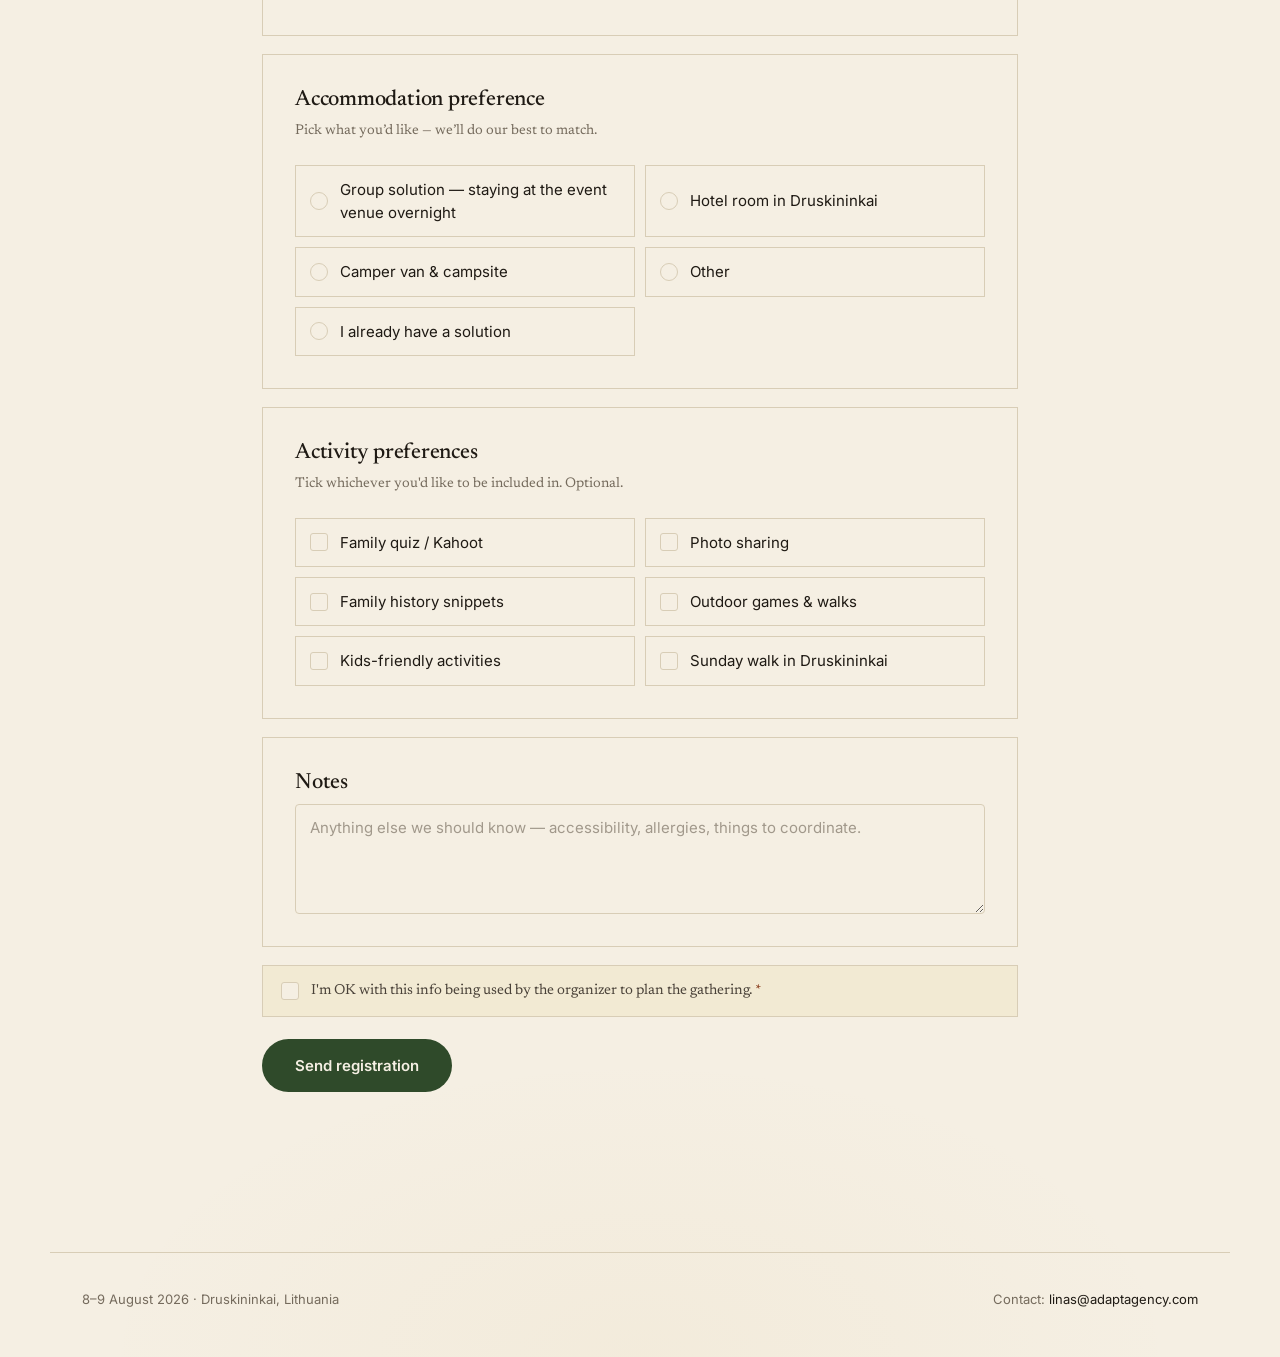
<file: register.html>
<!doctype html>
<html lang="en">
<head>
  <meta charset="utf-8" />
  <meta name="viewport" content="width=device-width, initial-scale=1, viewport-fit=cover" />
  <title data-i18n="reg.hero.title">Register · Family Gathering 2026</title>
  <link rel="preconnect" href="https://fonts.googleapis.com">
  <link rel="preconnect" href="https://fonts.gstatic.com" crossorigin>
  <link href="https://fonts.googleapis.com/css2?family=Newsreader:ital,opsz,wght@0,6..72,400;0,6..72,500;0,6..72,600;1,6..72,400;1,6..72,500&family=Inter:wght@400;500;600&family=Caveat:wght@500;600&display=swap" rel="stylesheet">
  <link rel="stylesheet" href="styles.css" />
  <link rel="icon" href="data:image/svg+xml,%3Csvg xmlns='http://www.w3.org/2000/svg' viewBox='0 0 32 32'%3E%3Ccircle cx='16' cy='16' r='14' fill='%23A66A3A'/%3E%3C/svg%3E" />
</head>
<body data-page="register">

<header class="nav">
  <div class="nav-inner">
    <a class="brand" href="index.html">
      <span class="brand-mark" aria-hidden="true"></span>
      <span data-i18n="brand">Family Gathering 2026</span>
    </a>
    <nav class="nav-links" aria-label="Primary">
      <a href="index.html"    data-page-link="home"     data-i18n="nav.home">Practical info</a>
      <a href="register.html" data-page-link="register" data-i18n="nav.register">Register</a>
      <a href="about.html"    data-page-link="about"    data-i18n="nav.about">About Druskininkai</a>
    </nav>
    <div class="lang" role="group" aria-label="Language">
      <button data-lang="en">EN</button>
      <button data-lang="lt">LT</button>
      <button data-lang="de">DE</button>
    </div>
  </div>
</header>

<!-- ─── HERO ─── -->
<section class="hero-soft">
  <div class="hero-soft-inner" style="padding-bottom: 56px;">
    <div class="eyebrow">Save your spot</div>
    <h1 data-i18n="reg.hero.title">Register for the <em>gathering</em></h1>
    <p class="lede" data-i18n="reg.hero.lead">A few minutes to fill in. We need to know who&rsquo;s coming, when, and what they need.</p>
  </div>
</section>

<!-- ─── FORM ─── -->
<main class="form-shell">
  <form id="reg-form" novalidate style="margin-top: 40px;">

    <p class="notice" data-i18n="reg.note">Each person registers separately. Feel free to register elders, kids, or close ones if you have all their info &mdash; that&rsquo;s helpful and welcome.</p>

    <!-- About this person -->
    <div class="fieldset">
      <h3 data-i18n="reg.form.contact">About this person</h3>
      <p class="hint">Basic info so we know who&rsquo;s coming.</p>

      <div class="form-row-2">
        <div class="field">
          <label for="reg-name"><span data-i18n="reg.f.name">Full name</span> <span class="req">*</span></label>
          <input id="reg-name" type="text" name="name" required data-i18n-ph="reg.f.namePh" placeholder="First and last name" />
        </div>
        <div class="field">
          <label for="reg-email"><span data-i18n="reg.f.email">Email</span></label>
          <input id="reg-email" type="email" name="email" data-i18n-ph="reg.f.emailPh" placeholder="Optional, but useful for updates" />
        </div>
      </div>

      <div class="form-row-2">
        <div class="field">
          <label for="reg-phone"><span data-i18n="reg.f.phone">Phone</span></label>
          <input id="reg-phone" type="tel" name="phone" data-i18n-ph="reg.f.phonePh" placeholder="Optional, +country code" />
        </div>
        <div class="field">
          <label for="reg-country"><span data-i18n="reg.f.country">Country</span> <span class="req">*</span></label>
          <select id="reg-country" name="country" required>
            <option value="">—</option>
            <option value="LT">Lietuva / Lithuania</option>
            <option value="DE">Deutschland / Germany</option>
            <option value="UA">Україна / Ukraine</option>
            <option value="GB">United Kingdom</option>
            <option value="IE">Ireland</option>
            <option value="NL">Netherlands</option>
            <option value="BE">Belgium</option>
            <option value="FR">France</option>
            <option value="ES">Spain</option>
            <option value="IT">Italy</option>
            <option value="AT">Austria</option>
            <option value="CH">Switzerland</option>
            <option value="PL">Poland</option>
            <option value="LV">Latvia</option>
            <option value="EE">Estonia</option>
            <option value="SE">Sweden</option>
            <option value="NO">Norway</option>
            <option value="FI">Finland</option>
            <option value="DK">Denmark</option>
            <option value="US">United States</option>
            <option value="CA">Canada</option>
            <option value="AU">Australia</option>
            <option value="OTHER">Other / Kita / Andere</option>
          </select>
        </div>
      </div>

      <div class="form-row-2">
        <div class="field">
          <label for="reg-city"><span data-i18n="reg.f.city">City</span></label>
          <input id="reg-city" type="text" name="city" data-i18n-ph="reg.f.cityPh" placeholder="So we can place a pin on the family map" />
        </div>
        <div class="field">
          <label for="reg-age"><span data-i18n="reg.f.age">Age group</span></label>
          <select id="reg-age" name="age_group">
            <option value="">—</option>
            <option value="under5">Under 5 / iki 5 / unter 5</option>
            <option value="5-12">5–12</option>
            <option value="13-17">13–17</option>
            <option value="18-30">18–30</option>
            <option value="31-50">31–50</option>
            <option value="51-70">51–70</option>
            <option value="71+">71+</option>
          </select>
        </div>
      </div>

      <div class="form-row-1">
        <div class="field">
          <label class="fl" data-i18n="reg.f.langs">Languages spoken or understood</label>
          <p class="hint" style="margin: 0 0 8px;" data-i18n="reg.f.langsHint">Tick all that apply.</p>
          <div class="opt-grid">
            <label class="check"><input type="checkbox" name="langs" value="en" /><span data-i18n="reg.f.langs.en">English</span></label>
            <label class="check"><input type="checkbox" name="langs" value="de" /><span data-i18n="reg.f.langs.de">German</span></label>
            <label class="check"><input type="checkbox" name="langs" value="ru" /><span data-i18n="reg.f.langs.ru">Russian</span></label>
            <label class="check"><input type="checkbox" name="langs" value="uk" /><span data-i18n="reg.f.langs.uk">Ukrainian</span></label>
            <label class="check"><input type="checkbox" name="langs" value="lt" /><span data-i18n="reg.f.langs.lt">Lithuanian</span></label>
            <label class="check"><input type="checkbox" name="langs" value="other" id="langs-other-cb" /><span data-i18n="reg.f.langs.other">Other</span></label>
          </div>
          <input type="text" name="langs_other" id="langs-other-input" data-i18n-ph="reg.f.langsOtherPh" placeholder="Which other language(s)?" style="margin-top: 8px; display: none;" />
        </div>
      </div>
    </div>

    <!-- Travel -->
    <div class="fieldset">
      <h3 data-i18n="reg.form.travel">Travel</h3>
      <p class="hint">When you&rsquo;re arriving and how. Helps us coordinate pickups.</p>

      <div class="form-row-3">
        <div class="field">
          <label for="reg-arr"><span data-i18n="reg.f.arrival">Date of arrival</span> <span class="req">*</span></label>
          <input id="reg-arr" type="date" name="arrival" required min="2026-08-01" max="2026-08-15" value="2026-08-08" />
        </div>
        <div class="field">
          <label for="reg-mean"><span data-i18n="reg.f.mean">Mean of arrival</span> <span class="req">*</span></label>
          <select id="reg-mean" name="mean" required>
            <option value="">—</option>
            <option value="car"    data-i18n="reg.f.mean.car">Car</option>
            <option value="plane"  data-i18n="reg.f.mean.plane">Plane</option>
            <option value="train"  data-i18n="reg.f.mean.train">Train</option>
            <option value="bus"    data-i18n="reg.f.mean.bus">Bus</option>
            <option value="camper" data-i18n="reg.f.mean.camper">Camper / van</option>
            <option value="other"  data-i18n="reg.f.mean.other">Other</option>
          </select>
        </div>
        <div class="field">
          <label for="reg-diet"><span data-i18n="reg.f.diet">Dietary preferences</span> <span class="req">*</span></label>
          <input id="reg-diet" type="text" name="diet" required data-i18n-ph="reg.f.dietPh" placeholder='e.g. "no restrictions"' />
        </div>
      </div>

      <div class="form-row-2">
        <div class="field">
          <label for="reg-dep"><span data-i18n="reg.f.departure">Date of departure</span> <span class="req">*</span></label>
          <input id="reg-dep" type="date" name="departure" required min="2026-08-01" max="2026-08-20" value="2026-08-09" />
        </div>
        <div class="field">
          <label for="reg-deptime"><span data-i18n="reg.f.departureT">Time of departure</span></label>
          <input id="reg-deptime" type="time" name="departure_time" />
        </div>
      </div>
    </div>

    <!-- Accommodation -->
    <div class="fieldset">
      <h3 data-i18n="reg.form.acc">Accommodation preference</h3>
      <p class="hint">Pick what you&rsquo;d like &mdash; we&rsquo;ll do our best to match.</p>
      <div class="opt-grid" id="acc-group">
        <label class="radio"><input type="radio" name="accommodation" value="group"  required /><span data-i18n="reg.f.acc.group">Group solution — staying at the event venue overnight</span></label>
        <label class="radio"><input type="radio" name="accommodation" value="hotel"  /><span data-i18n="reg.f.acc.hotel">Hotel room in Druskininkai</span></label>
        <label class="radio"><input type="radio" name="accommodation" value="camper" /><span data-i18n="reg.f.acc.camper">Camper van &amp; campsite</span></label>
        <label class="radio"><input type="radio" name="accommodation" value="other"  id="acc-other-radio" /><span data-i18n="reg.f.acc.other">Other</span></label>
        <label class="radio"><input type="radio" name="accommodation" value="own"    /><span data-i18n="reg.f.acc.own">I already have a solution</span></label>
      </div>
      <input type="text" name="accommodation_other" id="acc-other-input" data-i18n-ph="reg.f.accOtherPh" placeholder="Tell us briefly" style="margin-top: 10px; display: none;" />
    </div>

    <!-- Activity preferences -->
    <div class="fieldset">
      <h3 data-i18n="reg.form.act">Activity preferences</h3>
      <p class="hint" data-i18n="reg.f.actHint">Tick whichever you&rsquo;d like to be included in. Optional.</p>
      <div class="opt-grid">
        <label class="check"><input type="checkbox" name="activities" value="quiz"    /><span data-i18n="reg.f.act.quiz">Family quiz / Kahoot</span></label>
        <label class="check"><input type="checkbox" name="activities" value="photos"  /><span data-i18n="reg.f.act.photos">Photo sharing</span></label>
        <label class="check"><input type="checkbox" name="activities" value="history" /><span data-i18n="reg.f.act.history">Family history snippets</span></label>
        <label class="check"><input type="checkbox" name="activities" value="games"   /><span data-i18n="reg.f.act.games">Outdoor games &amp; walks</span></label>
        <label class="check"><input type="checkbox" name="activities" value="kids"    /><span data-i18n="reg.f.act.kids">Kids-friendly activities</span></label>
        <label class="check"><input type="checkbox" name="activities" value="walk"    /><span data-i18n="reg.f.act.walk">Sunday walk in Druskininkai</span></label>
      </div>
    </div>

    <!-- Notes -->
    <div class="fieldset">
      <h3 data-i18n="reg.form.notes">Notes</h3>
      <div class="field">
        <textarea name="notes" data-i18n-ph="reg.f.notesPh" placeholder="Anything else we should know — accessibility, allergies, things to coordinate."></textarea>
      </div>
    </div>

    <!-- Consent + submit -->
    <label class="consent">
      <input type="checkbox" name="consent" required />
      <span><span data-i18n="reg.f.consent">I&rsquo;m OK with this info being used by the organizer to plan the gathering.</span> <span style="color: var(--terra-deep);">*</span></span>
    </label>

    <div class="form-actions">
      <button type="submit" class="btn btn-primary btn-large" id="submit-btn" data-i18n="reg.submit">Send registration</button>
    </div>

    <div id="form-msg" class="form-message" role="status" aria-live="polite"></div>

  </form>
</main>

<footer>
  <span data-i18n="footer.dates">8&ndash;9 August 2026 &middot; Druskininkai, Lithuania</span>
  <span><span data-i18n="footer.contact">Contact</span>: <a data-organizer-email href="mailto:linas@adaptagency.com">linas@adaptagency.com</a></span>
</footer>

<script src="shared.js"></script>
<script>
/* =========================================================
   Register — form behaviour + submission
   ========================================================= */
(function () {
  "use strict";

  // Conditional: langs other
  const langsCb = document.getElementById("langs-other-cb");
  const langsIn = document.getElementById("langs-other-input");
  langsCb.addEventListener("change", () => {
    langsIn.style.display = langsCb.checked ? "" : "none";
    if (!langsCb.checked) langsIn.value = "";
  });

  // Conditional: accommodation other
  const accInputs = document.querySelectorAll("input[name='accommodation']");
  const accOtherIn = document.getElementById("acc-other-input");
  accInputs.forEach(r => r.addEventListener("change", () => {
    const isOther = document.getElementById("acc-other-radio").checked;
    accOtherIn.style.display = isOther ? "" : "none";
    if (!isOther) accOtherIn.value = "";
  }));

  // Build payload
  function buildPayload() {
    const f = document.getElementById("reg-form");
    const langs      = [...f.querySelectorAll("input[name='langs']:checked")].map(i => i.value);
    const activities = [...f.querySelectorAll("input[name='activities']:checked")].map(i => i.value);
    const acc        = f.querySelector("input[name='accommodation']:checked");
    return {
      schema: "fg2026.v3",
      submission_id: makeSubmissionId(),
      submittedAt:   new Date().toISOString(),
      lang:          window.FG.getLang(),
      name:          f.name.value.trim(),
      email:         f.email.value.trim(),
      phone:         f.phone.value.trim(),
      country:       f.country.value,
      city:          f.city.value.trim(),
      age_group:     f.age_group.value,
      langs,
      langs_other:   f.langs_other.value.trim(),
      arrival:        f.arrival.value,
      mean:           f.mean.value,
      departure:      f.departure.value,
      departure_time: f.departure_time.value,
      diet:           f.diet.value.trim(),
      accommodation:       acc ? acc.value : "",
      accommodation_other: f.accommodation_other.value.trim(),
      activities,
      notes:   f.notes.value.trim(),
      consent: f.consent.checked
    };
  }
  function makeSubmissionId() {
    const ts   = new Date().toISOString().replace(/[^0-9]/g, "").slice(0, 14);
    const rand = Math.random().toString(36).slice(2, 8);
    return ts + "-" + rand;
  }

  function setMsg(kind, html) {
    const el = document.getElementById("form-msg");
    el.className = "form-message " + kind;
    el.innerHTML = html;
  }
  function downloadJson(payload) {
    const blob = new Blob([JSON.stringify(payload, null, 2)], { type: "application/json" });
    const url  = URL.createObjectURL(blob);
    const a    = document.createElement("a");
    const safe = (payload.name || "registration").replace(/[^\w-]+/g, "_");
    a.href = url; a.download = `Registration_FamilyGathering2026_${safe}.json`;
    document.body.appendChild(a); a.click(); a.remove();
    URL.revokeObjectURL(url);
  }
  function mailtoUrl(payload) {
    const subj = `Registration — Family Gathering 2026 — ${payload.name}`;
    const body = [
      "Family Gathering 2026 — Registration", "",
      `Name:       ${payload.name}`,
      `Email:      ${payload.email}`,
      `Phone:      ${payload.phone}`,
      `Country:    ${payload.country}`,
      `City:       ${payload.city}`,
      `Age group:  ${payload.age_group}`,
      `Languages:  ${[...payload.langs, payload.langs_other].filter(Boolean).join(", ")}`, "",
      `Arrival:    ${payload.arrival} (${payload.mean})`,
      `Departure:  ${payload.departure} ${payload.departure_time}`,
      `Diet:       ${payload.diet}`, "",
      `Accommodation: ${payload.accommodation}${payload.accommodation_other ? ` (${payload.accommodation_other})` : ""}`,
      `Activities:    ${payload.activities.join(", ")}`, "",
      `Notes:      ${payload.notes || "-"}`, "",
      `Submission ID: ${payload.submission_id}`,
      `Submitted:     ${payload.submittedAt}`,
      `Language:      ${payload.lang}`
    ].join("\n");
    return `mailto:${window.FG_CONFIG.organizerEmail}?subject=${encodeURIComponent(subj)}&body=${encodeURIComponent(body)}`;
  }
  async function postToEndpoint(payload) {
    const res = await fetch(window.FG_CONFIG.endpoint, {
      method: "POST",
      headers: { "Content-Type": "text/plain;charset=utf-8" },
      body: JSON.stringify(payload)
    });
    if (!res.ok) throw new Error("HTTP " + res.status);
    const json = await res.json().catch(() => ({}));
    if (json && json.ok === false) throw new Error(json.error || "Server rejected");
    return json;
  }

  const form = document.getElementById("reg-form");
  form.addEventListener("submit", async (e) => {
    e.preventDefault();
    if (!form.reportValidity()) return;
    const btn = document.getElementById("submit-btn");
    btn.disabled = true;
    btn.textContent = window.FG.t("reg.submitting");

    const payload = buildPayload();
    try {
      if (window.FG_CONFIG.endpoint) {
        await postToEndpoint(payload);
        setMsg("success", window.FG.t("reg.success"));
        form.reset();
        langsIn.style.display = "none";
        accOtherIn.style.display = "none";
      } else {
        setMsg("fallback",
          `<div style="margin-bottom:8px;">${window.FG.t("reg.fallback.lead")}</div>
           <div class="form-actions">
             <a class="btn btn-primary btn-sm" href="${mailtoUrl(payload)}">${window.FG.t("reg.fallback.email")}</a>
             <button type="button" class="btn btn-ghost btn-sm" id="dl-json">${window.FG.t("reg.fallback.dl")}</button>
           </div>`);
        document.getElementById("dl-json").addEventListener("click", () => downloadJson(payload));
      }
    } catch (err) {
      console.error(err);
      setMsg("error", window.FG.t("reg.error"));
    } finally {
      btn.disabled = false;
      btn.textContent = window.FG.t("reg.submit");
    }
  });
})();
</script>
</body>
</html>
</file>
<file: styles.css>
/* =========================================================
   Family Gathering 2026 — shared styles
   ========================================================= */

:root {
  --paper:       #F5EFE3;
  --paper-warm:  #EDE3D0;
  --paper-deep:  #E4D7BC;
  --ink:         #1F1A14;
  --ink-soft:    #4A4239;
  --ink-mute:    #756B5D;
  --rule:        #D8CDB6;
  --forest:      #2F4A2A;
  --forest-deep: #1F3320;
  --pine:        #7A8F66;
  --terra:       #B8643A;
  --terra-deep:  #8E4524;
  --gold:        #C9A24A;

  --serif: "Newsreader", "Iowan Old Style", Georgia, serif;
  --sans:  "Inter", -apple-system, BlinkMacSystemFont, "Segoe UI", sans-serif;
  --hand:  "Caveat", "Bradley Hand", cursive;

  --maxw:   1180px;
  --radius: 4px;
  --shadow: 0 1px 0 rgba(0,0,0,.04), 0 18px 30px -22px rgba(31,26,20,.25);
}

/* ─── Base ─────────────────────────────────────────────── */
* { box-sizing: border-box; }
html, body { margin: 0; padding: 0; }
body {
  font-family: var(--sans);
  background: var(--paper);
  color: var(--ink);
  -webkit-font-smoothing: antialiased;
  text-rendering: optimizeLegibility;
  line-height: 1.55;
  background-image:
    radial-gradient(ellipse 1200px 600px at 15% 0%,  rgba(184,100,58,.05), transparent 60%),
    radial-gradient(ellipse 1000px 700px at 95% 30%, rgba(122,143,102,.06), transparent 55%),
    radial-gradient(ellipse 900px  500px at 50% 100%,rgba(201,162,74,.05),  transparent 60%);
}
img { display: block; max-width: 100%; }
a { color: var(--forest); text-decoration: none; }
a:hover { text-decoration: underline; color: var(--forest-deep); }
h1, h2, h3, h4 {
  font-family: var(--serif);
  font-weight: 600; color: var(--ink);
  letter-spacing: -0.01em; margin: 0;
}
h1 { font-size: clamp(32px, 4.5vw, 56px); line-height: 1.05; }
h2 { font-size: clamp(24px, 3vw, 38px);   line-height: 1.1;  }
h3 { font-size: 1.15rem; }
p  { margin: 0 0 1em; }

.container { max-width: var(--maxw); margin: 0 auto; padding: 0 32px; }
.muted  { color: var(--ink-mute); }
.center { text-align: center; }
.hidden { display: none !important; }

/* ─── Nav / Header ──────────────────────────────────────── */
.nav {
  position: sticky; top: 0; z-index: 50;
  background: rgba(245, 239, 227, 0.88);
  backdrop-filter: saturate(140%) blur(10px);
  -webkit-backdrop-filter: saturate(140%) blur(10px);
  border-bottom: 1px solid var(--rule);
}
.nav-inner {
  max-width: var(--maxw); margin: 0 auto;
  display: flex; align-items: center; gap: 28px;
  padding: 16px 32px;
}
.brand {
  display: flex; align-items: center; gap: 12px;
  font-family: var(--serif); font-weight: 600; font-size: 18px;
  color: var(--ink); text-decoration: none;
  letter-spacing: -0.01em; white-space: nowrap; flex-shrink: 0;
}
.brand:hover { text-decoration: none; color: var(--ink); }
.brand-mark {
  width: 32px; height: 32px; border-radius: 50%; flex-shrink: 0;
  background: radial-gradient(circle at 35% 30%, #D89968 0%, #A66A3A 55%, #6E4220 100%);
  box-shadow: inset 0 -4px 8px rgba(0,0,0,.18), 0 1px 2px rgba(0,0,0,.1);
}
.nav-links {
  display: flex; align-items: center; gap: 6px;
  margin-left: auto; margin-right: 24px;
  flex-wrap: wrap;
}
.nav-links a {
  font-size: 14px; color: var(--ink-soft); text-decoration: none;
  padding: 8px 14px; border-radius: 999px;
  transition: color 120ms, background 120ms;
}
.nav-links a:hover { color: var(--ink); background: var(--paper-warm); text-decoration: none; }
.nav-links a.active { background: var(--forest); color: #F5EFE3; }
.nav-links a.active:hover { background: var(--forest-deep); }

.lang {
  display: inline-flex; align-items: center;
  background: var(--paper-warm); border: 1px solid var(--rule);
  border-radius: 999px; padding: 3px;
  font-size: 12px; font-weight: 500;
}
.lang button {
  border: 0; background: transparent; padding: 5px 12px;
  border-radius: 999px; cursor: pointer; color: var(--ink-mute);
  font: inherit; font-weight: 600;
}
.lang button.on { background: var(--ink); color: var(--paper); }

/* ─── Hero (text, used on all pages except about) ───────── */
.hero {
  padding: 60px 32px 52px;
  border-bottom: 1px solid var(--rule);
}
.hero .hero-inner { max-width: var(--maxw); margin: 0 auto; }
.hero h1 {
  font-weight: 500; letter-spacing: -0.02em;
  margin-bottom: 18px; font-size: clamp(36px, 5vw, 60px);
}
.hero h1 em { font-style: italic; color: var(--forest); font-weight: 400; }
.hero .lead {
  font-family: var(--serif); font-size: 19px; line-height: 1.55;
  color: var(--ink-soft); max-width: 56ch; margin: 0 0 1.4em;
}
.hero .meta {
  display: flex; flex-wrap: wrap; gap: 18px; margin-bottom: 1.5em;
  font-size: 13px; color: var(--ink-mute);
}
.hero .meta strong, .hero .meta b { color: var(--ink); font-weight: 600; }

/* ─── About: photo-hero ─────────────────────────────────── */
.hero-visual {
  position: relative;
  max-width: 1320px; margin: 0 auto;
  padding: 32px 32px 0;
}
.hero-photo {
  position: relative; height: clamp(340px, 52vw, 580px);
  border-radius: 6px; overflow: hidden;
  background: url("assets/lake-fountain.webp") center 35% / cover no-repeat;
  box-shadow:
    0 1px 0 rgba(0,0,0,.04),
    0 30px 60px -30px rgba(31,26,20,.35),
    0 12px 24px -16px rgba(31,26,20,.2);
}
.hero-photo::after {
  content: ""; position: absolute; inset: 0;
  background: linear-gradient(180deg, rgba(31,26,20,0) 40%, rgba(31,26,20,.35) 100%);
}
.hero-cred {
  position: absolute; right: 18px; bottom: 14px; z-index: 1;
  color: rgba(245,239,227,.78); font-size: 11px;
  letter-spacing: .08em; text-transform: uppercase;
  text-shadow: 0 1px 2px rgba(0,0,0,.4);
}
.hero-card {
  position: relative; z-index: 2;
  margin: -130px auto 0; max-width: 760px;
  background: var(--paper); padding: 44px 56px 40px;
  border: 1px solid var(--rule);
  box-shadow: 0 1px 0 rgba(0,0,0,.04), 0 30px 60px -30px rgba(31,26,20,.25);
}
.eyebrow {
  font-family: var(--sans); font-size: 11px; font-weight: 600;
  letter-spacing: .22em; text-transform: uppercase; color: var(--terra-deep);
  display: inline-flex; align-items: center; gap: 10px;
  margin-bottom: 18px;
}
.eyebrow::before, .eyebrow::after {
  content: ""; width: 24px; height: 1px; background: var(--terra-deep); opacity: .6;
}
.hero-card h1 {
  font-size: clamp(36px, 5vw, 60px);
  line-height: 1.02; font-weight: 500; letter-spacing: -0.02em;
  margin-bottom: 18px;
}
.hero-card h1 em { font-style: italic; font-weight: 400; color: var(--forest); }
.hero-sub {
  font-family: var(--serif); font-size: 19px; line-height: 1.5;
  color: var(--ink-soft); max-width: 56ch; font-weight: 400;
}
.hero-meta {
  display: flex; flex-wrap: wrap; gap: 28px;
  margin-top: 28px; padding-top: 22px;
  border-top: 1px dashed var(--rule);
  font-size: 13px; color: var(--ink-mute);
}
.hero-meta b { color: var(--ink); font-weight: 600; }
.hero-meta span { display: inline-flex; gap: 8px; align-items: baseline; }

/* ─── Kicker & Eyebrow ──────────────────────────────────── */
.kicker {
  font-family: var(--sans); font-size: 11px; font-weight: 600;
  letter-spacing: .2em; text-transform: uppercase;
  color: var(--pine); margin-bottom: 12px;
}

/* ─── Buttons ───────────────────────────────────────────── */
.btn {
  display: inline-flex; align-items: center; gap: 8px;
  padding: 12px 24px; border-radius: 999px; border: 1.5px solid transparent;
  font-weight: 600; font-size: 14px; text-decoration: none; cursor: pointer;
  transition: transform 80ms ease, background 150ms ease, color 150ms ease;
  font-family: var(--sans);
}
.btn:active { transform: translateY(1px); }
.btn:hover  { text-decoration: none; }
.btn-primary { background: var(--forest); color: #F5EFE3; }
.btn-primary:hover { background: var(--forest-deep); color: #F5EFE3; }
.btn-accent  { background: var(--terra);  color: #F5EFE3; }
.btn-accent:hover  { background: var(--terra-deep); color: #F5EFE3; }
.btn-ghost {
  background: transparent; color: var(--ink); border-color: var(--rule);
}
.btn-ghost:hover { background: var(--paper-warm); }
.btn-sm { padding: 8px 16px; font-size: 13px; }

/* ─── Section containers ────────────────────────────────── */
.section {
  max-width: var(--maxw); margin: 0 auto;
  padding: 80px 32px;
}
.section + .section { padding-top: 0; }
.section-head { max-width: 720px; margin-bottom: 36px; }
.section-head h2 {
  font-size: clamp(26px, 3.2vw, 38px);
  line-height: 1.1; letter-spacing: -0.02em;
  font-weight: 500; margin-bottom: 12px;
}
.section-head p {
  font-family: var(--serif);
  font-size: 18px; line-height: 1.55; color: var(--ink-soft);
  margin: 0; max-width: 62ch;
}

/* legacy .block wrapper (non-about pages) */
section.block { padding: 56px 0; }
section.block + section.block { border-top: 1px solid var(--rule); }

/* ─── Cards ─────────────────────────────────────────────── */
.card {
  background: var(--paper); border: 1px solid var(--rule);
  border-radius: var(--radius); padding: 24px;
  box-shadow: var(--shadow);
}
.card .label {
  font-family: var(--sans); font-size: 11px; font-weight: 600;
  letter-spacing: .16em; text-transform: uppercase;
  color: var(--ink-mute); margin-bottom: 8px;
}
.card .value { font-family: var(--serif); font-size: 1.1rem; font-weight: 500; }

/* ─── Grids ─────────────────────────────────────────────── */
.grid { display: grid; gap: 18px; }
.grid.cols-2 { grid-template-columns: repeat(2, 1fr); }
.grid.cols-3 { grid-template-columns: repeat(3, 1fr); }
.grid.cols-4 { grid-template-columns: repeat(4, 1fr); }
@media (max-width: 760px) {
  .grid.cols-2, .grid.cols-3, .grid.cols-4 { grid-template-columns: 1fr; }
}

/* ─── Together list (home) ──────────────────────────────── */
ul.together {
  list-style: none; padding: 0; margin: 0;
  display: grid; grid-template-columns: repeat(2, 1fr); gap: 14px 28px;
}
ul.together li {
  position: relative; padding-left: 26px; line-height: 1.5;
  font-size: 15px; color: var(--ink-soft);
}
ul.together li::before {
  content: ""; position: absolute; left: 0; top: .55em;
  width: 10px; height: 10px; border-radius: 2px;
  background: var(--terra); opacity: .85;
}
@media (max-width: 700px) { ul.together { grid-template-columns: 1fr; } }

/* ─── Forms ─────────────────────────────────────────────── */
.form-note {
  background: var(--paper-warm); border-left: 4px solid var(--forest);
  padding: 14px 18px; border-radius: var(--radius); margin-bottom: 28px;
  color: var(--ink-soft); font-size: .98rem;
}
.form-section {
  background: var(--paper); border: 1px solid var(--rule);
  border-radius: var(--radius); padding: 24px; margin-bottom: 18px;
  box-shadow: var(--shadow);
}
.form-section h2 { margin-top: 0; font-size: 1.15rem; font-weight: 600; letter-spacing: -0.01em; }
.form-row { display: grid; gap: 14px; grid-template-columns: 1fr 1fr; }
.form-row.full  { grid-template-columns: 1fr; }
.form-row.three { grid-template-columns: repeat(3, 1fr); }
@media (max-width: 760px) { .form-row, .form-row.three { grid-template-columns: 1fr; } }
.field { display: flex; flex-direction: column; gap: 6px; }
.field label { font-size: .9rem; font-weight: 600; color: var(--ink); }
.field .hint  { font-size: .82rem; color: var(--ink-mute); }
.req { color: var(--terra-deep); }

.input, .select, .textarea {
  width: 100%; font: inherit; color: var(--ink);
  background: var(--paper-warm); border: 1px solid var(--rule);
  border-radius: var(--radius); padding: 10px 12px;
  transition: border-color .15s ease, box-shadow .15s ease;
}
.input:focus, .select:focus, .textarea:focus {
  outline: none; border-color: var(--forest);
  box-shadow: 0 0 0 3px rgba(47,74,42,.15);
}
.textarea { min-height: 100px; resize: vertical; }

.checkbox-grid, .radio-grid {
  display: grid; grid-template-columns: repeat(2, 1fr); gap: 8px 16px;
}
@media (max-width: 600px) { .checkbox-grid, .radio-grid { grid-template-columns: 1fr; } }
.check, .radio {
  display: flex; align-items: flex-start; gap: 8px; padding: 8px 10px;
  border: 1px solid var(--rule); border-radius: var(--radius); cursor: pointer;
  background: var(--paper-warm);
}
.check:hover, .radio:hover { background: var(--paper-deep); }
.check input, .radio input { margin-top: 3px; }
.check span,  .radio span  { font-size: .94rem; }
.consent {
  display: flex; gap: 10px; align-items: flex-start;
  padding: 14px 16px; background: var(--paper-warm);
  border-radius: var(--radius); font-size: .9rem;
}
.form-message {
  padding: 14px 16px; border-radius: var(--radius);
  margin-top: 16px; font-size: .95rem; display: none;
}
.form-message.success  { display: block; background: #e4edda; color: #1F3320; }
.form-message.fallback { display: block; background: var(--paper-warm); color: var(--ink-soft); border: 1px solid var(--rule); }
.form-message.error    { display: block; background: #f0ddd6; color: var(--terra-deep); }
.form-actions { display: flex; gap: 10px; align-items: center; flex-wrap: wrap; margin-top: 8px; }

/* ─── About: glance photo ───────────────────────────────── */
.glance-photo {
  margin-top: 8px; position: relative;
  border-radius: 4px; overflow: hidden;
  box-shadow: 0 30px 60px -30px rgba(31,26,20,.35), 0 1px 0 rgba(0,0,0,.04);
}
.glance-photo img { width: 100%; height: 540px; object-fit: cover; }
.glance-photo .credit {
  position: absolute; left: 20px; bottom: 16px;
  color: rgba(245,239,227,.92);
  font-family: var(--hand); font-size: 22px;
  text-shadow: 0 2px 6px rgba(0,0,0,.4);
  transform: rotate(-2deg);
}

/* ─── About: magazine gallery ───────────────────────────── */
.gallery {
  display: grid; grid-template-columns: repeat(12, 1fr); gap: 24px;
}
.tile {
  position: relative; overflow: hidden; background: var(--paper-warm);
  box-shadow: 0 1px 0 rgba(0,0,0,.04), 0 18px 30px -22px rgba(31,26,20,.3);
  transition: transform 280ms ease, box-shadow 280ms ease;
}
.tile:hover {
  transform: translateY(-3px);
  box-shadow: 0 1px 0 rgba(0,0,0,.04), 0 28px 40px -22px rgba(31,26,20,.35);
}
.tile .photo { position: relative; overflow: hidden; background: var(--paper-deep); }
.tile .photo img {
  width: 100%; height: 100%; object-fit: cover;
  transition: transform 600ms ease;
}
.tile:hover .photo img { transform: scale(1.03); }
.tile .meta {
  padding: 18px 22px 22px;
  display: flex; flex-direction: column; gap: 6px;
}
.tile .meta .num {
  font-family: var(--serif); font-style: italic;
  font-size: 13px; color: var(--terra-deep); letter-spacing: .04em;
}
.tile .meta h3 { font-size: 19px; line-height: 1.25; font-weight: 500; letter-spacing: -0.01em; }
.tile .meta p  { margin: 4px 0 0; font-size: 13.5px; line-height: 1.55; color: var(--ink-mute); }

.t1 { grid-column: span 7; } .t1 .photo { aspect-ratio: 16/10; }
.t2 { grid-column: span 5; } .t2 .photo { aspect-ratio: 4/5; }
.t3 { grid-column: span 4; } .t3 .photo { aspect-ratio: 4/5; }
.t4 { grid-column: span 8; } .t4 .photo { aspect-ratio: 16/9; }
.t5 { grid-column: span 5; } .t5 .photo { aspect-ratio: 16/10; }
.t6 { grid-column: span 7; } .t6 .photo { aspect-ratio: 16/10; }

.pin-note {
  position: absolute; z-index: 5; top: -22px; right: 32px;
  background: #FCF6E3; color: var(--ink); font-family: var(--hand);
  font-size: 22px; line-height: 1.15; padding: 14px 18px 16px;
  transform: rotate(2.4deg);
  box-shadow: 0 1px 0 rgba(0,0,0,.04), 0 20px 30px -16px rgba(31,26,20,.3);
  border: 1px solid #ECE0BC; max-width: 220px;
}
.pin-note::before {
  content: ""; position: absolute; left: 50%; top: -8px;
  width: 18px; height: 18px; border-radius: 50%;
  background: radial-gradient(circle at 35% 30%, #D6504A, #8C2620);
  transform: translateX(-50%); box-shadow: 0 2px 4px rgba(0,0,0,.3);
}

/* ─── About: Lithuania band ─────────────────────────────── */
.lt-band {
  background: linear-gradient(180deg, var(--paper-warm) 0%, var(--paper) 100%);
  border-top: 1px solid var(--rule); border-bottom: 1px solid var(--rule);
}
.lt-grid {
  display: grid; grid-template-columns: 1.1fr 1.4fr;
  gap: 80px; align-items: start;
}
.lt-illus {
  position: relative; aspect-ratio: 4/5;
  background: var(--paper); border: 1px solid var(--rule); padding: 24px;
  box-shadow: 0 18px 30px -24px rgba(31,26,20,.25);
}
.lt-illus svg { width: 100%; height: 100%; display: block; }
.stamp-cap {
  position: absolute; bottom: 14px; left: 50%;
  transform: translateX(-50%);
  font-family: var(--hand); font-size: 22px;
  color: var(--terra-deep); white-space: nowrap;
}
.facts { display: grid; gap: 0; }
.fact {
  display: grid; grid-template-columns: 200px 1fr;
  gap: 24px; padding: 18px 0;
  border-bottom: 1px dashed var(--rule); align-items: baseline;
}
.fact:last-child { border-bottom: 0; }
.fact dt {
  font-family: var(--sans); font-size: 12px; font-weight: 600;
  letter-spacing: .18em; text-transform: uppercase; color: var(--ink-mute);
}
.fact dd {
  margin: 0; font-family: var(--serif); font-size: 18px; color: var(--ink); line-height: 1.4;
}
.fact dd em { font-style: italic; color: var(--ink-mute); font-size: 15px; }

/* ─── About: getting there ──────────────────────────────── */
.gt-cards {
  display: grid; grid-template-columns: repeat(3, 1fr); gap: 20px; margin-top: 36px;
}
.gt-card {
  background: var(--paper); border: 1px solid var(--rule); padding: 28px;
  transition: border-color 200ms, transform 200ms;
}
.gt-card:hover { border-color: var(--forest); transform: translateY(-2px); }
.gt-card .ico {
  width: 44px; height: 44px; display: grid; place-items: center;
  color: var(--forest); background: var(--paper-warm); border-radius: 50%; margin-bottom: 18px;
}
.gt-card .ico svg { width: 22px; height: 22px; }
.gt-card .lbl {
  font-family: var(--sans); font-size: 11px; font-weight: 600;
  letter-spacing: .2em; text-transform: uppercase;
  color: var(--terra-deep); margin-bottom: 4px;
}
.gt-card h3 {
  font-size: 22px; font-weight: 500; letter-spacing: -0.01em; margin-bottom: 8px;
}
.gt-card .time {
  font-family: var(--serif); font-style: italic;
  color: var(--ink-mute); font-size: 14px; margin-bottom: 14px;
}
.gt-card p { margin: 0; font-size: 14.5px; line-height: 1.6; color: var(--ink-soft); }

/* ─── Sprig / decorative divider ───────────────────────── */
.sprig { display: block; margin: 0 auto; width: 64px; height: 24px; color: var(--pine); opacity: .7; }

/* ─── About: closing ────────────────────────────────────── */
.close { max-width: 880px; margin: 0 auto; padding: 40px 32px 0; text-align: center; }
.close .quote {
  font-family: var(--serif); font-style: italic;
  font-size: clamp(22px, 2.4vw, 28px); line-height: 1.4; color: var(--ink);
  max-width: 30ch; margin: 0 auto;
}
.close .quote::before { content: "\201C\00A0"; color: var(--terra-deep); font-style: normal; }
.close .quote::after  { content: "\00A0\201D"; color: var(--terra-deep); font-style: normal; }
.close .signoff {
  font-family: var(--hand); font-size: 24px;
  color: var(--terra-deep); margin-top: 18px;
  transform: rotate(-1deg); display: inline-block;
}

/* ─── Family map ────────────────────────────────────────── */
.map-wrap {
  position: relative; background: var(--paper);
  border: 1px solid var(--rule); padding: 18px;
  box-shadow: var(--shadow); overflow: hidden;
}
.map-stage {
  position: relative; aspect-ratio: 4 / 3; max-width: 100%;
  margin: 0 auto;
  background: linear-gradient(180deg, #eef2e6 0%, #e6ede0 100%);
  overflow: hidden;
}
.map-stage svg.map-bg { position: absolute; inset: 0; width: 100%; height: 100%; }
.map-pin {
  position: absolute; transform: translate(-50%, -100%);
  display: flex; flex-direction: column; align-items: center;
  pointer-events: none;
}
.map-pin .pin-dot {
  width: 16px; height: 16px; border-radius: 50%;
  background: var(--terra); border: 2px solid #fff;
  box-shadow: 0 1px 4px rgba(0,0,0,.3);
}
.map-pin .pin-dot.dest { width: 22px; height: 22px; background: var(--forest); }
.map-pin .pin-label {
  background: rgba(255,255,255,.92); border: 1px solid var(--rule);
  border-radius: 4px; padding: 2px 8px; font-size: .75rem;
  margin-top: 4px; white-space: nowrap; color: var(--ink);
}
.map-pin.dest .pin-label { font-weight: 700; }
.map-legend {
  display: flex; gap: 18px; flex-wrap: wrap;
  margin-top: 14px; font-size: .85rem; color: var(--ink-mute);
}
.map-legend .swatch {
  display: inline-block; width: 12px; height: 12px;
  border-radius: 50%; margin-right: 6px; vertical-align: middle;
}
.map-legend .sw-dest { background: var(--forest); }
.map-legend .sw-fam  { background: var(--terra); }
.family-list {
  margin-top: 36px;
  display: grid; grid-template-columns: repeat(3, 1fr); gap: 14px;
}
@media (max-width: 900px) { .family-list { grid-template-columns: repeat(2, 1fr); } }
@media (max-width: 560px) { .family-list { grid-template-columns: 1fr; } }
.family-card {
  border: 1px solid var(--rule); background: var(--paper); padding: 12px 14px; font-size: .92rem;
}
.family-card .who   { font-weight: 600; }
.family-card .where { color: var(--ink-mute); font-size: .85rem; }

/* ─── Organizer view ────────────────────────────────────── */
.metric-grid {
  display: grid; grid-template-columns: repeat(4, 1fr); gap: 12px; margin: 16px 0 24px;
}
@media (max-width: 760px) { .metric-grid { grid-template-columns: repeat(2, 1fr); } }
.metric { background: var(--paper); border: 1px solid var(--rule); padding: 14px; }
.metric .n {
  font-family: var(--serif); font-size: 1.6rem; font-weight: 700;
  line-height: 1; color: var(--forest);
}
.metric .l { font-size: .8rem; color: var(--ink-mute); margin-top: 4px; }
table.responses {
  width: 100%; border-collapse: collapse; font-size: .82rem;
  background: var(--paper); border: 1px solid var(--rule); overflow: hidden;
}
table.responses th, table.responses td {
  text-align: left; padding: 8px 10px; border-bottom: 1px solid var(--rule); vertical-align: top;
}
table.responses th { background: var(--paper-warm); font-weight: 600; }
.scroll-x { overflow-x: auto; }

/* ─── Footer ────────────────────────────────────────────── */
footer, .site-footer {
  margin-top: 80px; padding: 36px 32px 48px;
  border-top: 1px solid var(--rule);
  color: var(--ink-mute); font-size: 13px;
}
footer {
  display: flex; justify-content: space-between; align-items: baseline;
  gap: 14px; flex-wrap: wrap;
  max-width: var(--maxw); margin-left: auto; margin-right: auto;
}
footer a, .site-footer a { color: var(--ink); text-decoration: none; }
footer a:hover { text-decoration: underline; }
.site-footer .row {
  max-width: var(--maxw); margin: 0 auto;
  display: flex; justify-content: space-between; gap: 14px; flex-wrap: wrap;
}

/* ─── Soft hero (no photo) ──────────────────────────────── */
.hero-soft {
  background:
    radial-gradient(ellipse 1100px 500px at 80% 60%, rgba(184,100,58,.10), transparent 65%),
    radial-gradient(ellipse 900px 600px at 10% 30%, rgba(122,143,102,.10), transparent 60%),
    var(--paper);
  border-bottom: 1px solid var(--rule);
}
.hero-soft-inner {
  max-width: var(--maxw); margin: 0 auto;
  padding: 80px 32px 88px;
}
.hero-soft h1 {
  font-size: clamp(48px, 6.5vw, 80px);
  line-height: 1.04; font-weight: 600; letter-spacing: -0.02em;
  margin-bottom: 22px; max-width: 20ch;
}
.hero-soft h1 em { font-style: italic; font-weight: 400; color: var(--forest); }
.hero-soft .lede {
  font-family: var(--serif);
  font-size: 19px; line-height: 1.55; color: var(--ink-soft);
  max-width: 56ch; margin: 0 0 28px;
}
.hero-soft .meta {
  display: flex; flex-wrap: wrap; gap: 32px;
  padding-top: 22px; border-top: 1px dashed var(--rule);
  font-size: 14px; color: var(--ink-mute);
  font-family: var(--serif);
}
.hero-soft .meta b {
  color: var(--ink); font-family: var(--sans); font-weight: 600;
  font-size: 12px; letter-spacing: .18em; text-transform: uppercase;
  margin-right: 10px;
}

/* ─── Essentials grid (home) ────────────────────────────── */
.essentials {
  display: grid; grid-template-columns: repeat(4, 1fr); gap: 20px;
  margin-top: 32px;
}
.essential-card {
  background: var(--paper); border: 1px solid var(--rule);
  padding: 22px 22px 24px;
  display: flex; flex-direction: column; gap: 6px;
  transition: border-color 200ms, transform 200ms;
}
.essential-card:hover { border-color: var(--forest); transform: translateY(-2px); }
.essential-card .lbl {
  font-family: var(--sans); font-size: 10.5px; font-weight: 600;
  letter-spacing: .22em; text-transform: uppercase;
  color: var(--terra-deep); margin-bottom: 6px;
}
.essential-card .val {
  font-family: var(--serif); font-size: 18px; line-height: 1.35;
  color: var(--ink); font-weight: 500;
}
.essential-card .val a {
  color: var(--forest); text-decoration: none;
  border-bottom: 1px solid rgba(47,74,42,.3);
}
.essential-card .val a:hover { color: var(--forest-deep); }

/* ─── Do-list (home activities) ─────────────────────────── */
.do-list {
  display: grid; grid-template-columns: 1fr 1fr;
  column-gap: 56px; row-gap: 18px;
  margin: 28px 0 0; padding: 0; list-style: none;
}
.do-list li {
  display: grid; grid-template-columns: 14px 1fr; gap: 16px;
  font-family: var(--serif); font-size: 17px; line-height: 1.45;
  color: var(--ink); align-items: start; padding: 4px 0;
}
.do-list li::before {
  content: ""; width: 10px; height: 10px;
  background: var(--terra); margin-top: 9px;
  transform: rotate(45deg);
}
.cta-row { display: flex; justify-content: center; padding: 48px 0 0; }

/* ─── Soft band (alt background) ────────────────────────── */
.soft-band {
  background: linear-gradient(180deg, var(--paper-warm), var(--paper));
  border-top: 1px solid var(--rule); border-bottom: 1px solid var(--rule);
}

/* ─── Extra button variants ─────────────────────────────── */
.btn-terra { background: var(--terra); color: var(--paper); }
.btn-terra:hover { background: var(--terra-deep); color: var(--paper); }
.btn-large { padding: 16px 32px; font-size: 15px; }

/* ─── Register: form shell & fieldsets ──────────────────── */
.form-shell {
  max-width: 820px; margin: 0 auto;
  padding: 40px 32px 80px;
}
.notice {
  background: #F2EAD3; border: 1px solid var(--rule);
  padding: 16px 20px;
  font-family: var(--serif); font-size: 15px; color: var(--ink-soft);
  line-height: 1.5; margin-bottom: 28px;
}
.notice b { color: var(--ink); }
.fieldset {
  background: var(--paper); border: 1px solid var(--rule);
  padding: 28px 32px 32px; margin-bottom: 18px;
}
.fieldset h3 {
  font-family: var(--serif); font-size: 22px; font-weight: 500;
  letter-spacing: -0.01em; margin: 0 0 4px;
}
.fieldset .hint {
  font-family: var(--serif); font-size: 14px; color: var(--ink-mute);
  margin: 0 0 22px;
}
.form-row-2 { display: grid; grid-template-columns: 1fr 1fr; gap: 18px 20px; margin-bottom: 18px; }
.form-row-3 { display: grid; grid-template-columns: 1fr 1fr 1fr; gap: 18px 20px; margin-bottom: 18px; }
.form-row-1 { display: grid; grid-template-columns: 1fr; margin-bottom: 18px; }

/* Form inputs (scoped to .form-shell) */
.form-shell input[type="text"],
.form-shell input[type="email"],
.form-shell input[type="tel"],
.form-shell input[type="date"],
.form-shell input[type="time"],
.form-shell select,
.form-shell textarea {
  font: inherit; font-size: 15px;
  background: var(--paper); color: var(--ink);
  border: 1px solid var(--rule); border-radius: 4px;
  padding: 11px 14px; width: 100%;
  transition: border-color 160ms, box-shadow 160ms;
}
.form-shell input::placeholder,
.form-shell textarea::placeholder { color: var(--ink-mute); opacity: .65; }
.form-shell input:focus,
.form-shell select:focus,
.form-shell textarea:focus {
  outline: none; border-color: var(--forest);
  box-shadow: 0 0 0 3px rgba(47,74,42,.12);
}
.form-shell textarea { min-height: 110px; resize: vertical; }
.form-shell select {
  appearance: none; -webkit-appearance: none;
  background-image:
    linear-gradient(45deg, transparent 50%, var(--ink-mute) 50%),
    linear-gradient(135deg, var(--ink-mute) 50%, transparent 50%);
  background-position: calc(100% - 18px) 50%, calc(100% - 13px) 50%;
  background-size: 5px 5px, 5px 5px; background-repeat: no-repeat;
  padding-right: 36px;
}
.form-shell .field { display: flex; flex-direction: column; gap: 6px; }
.form-shell .field label, .form-shell label.fl {
  font-family: var(--sans); font-size: 12px; font-weight: 600;
  letter-spacing: .06em; color: var(--ink);
}
.form-shell .field label .req { color: var(--terra-deep); }

.opt-grid { display: grid; grid-template-columns: 1fr 1fr; gap: 10px; }

/* Check / radio in new design */
.form-shell .check, .form-shell .radio {
  display: grid; grid-template-columns: 18px 1fr; gap: 12px;
  align-items: center;
  border: 1px solid var(--rule); padding: 12px 14px;
  background: var(--paper); cursor: pointer;
  font-size: 14.5px; color: var(--ink);
  transition: border-color 160ms, background 160ms;
  border-radius: 0;
}
.form-shell .check:hover, .form-shell .radio:hover { border-color: var(--ink-mute); }
.form-shell .check input, .form-shell .radio input {
  appearance: none; -webkit-appearance: none;
  width: 18px; height: 18px; margin: 0;
  border: 1px solid var(--rule); background: var(--paper);
  cursor: pointer; position: relative;
}
.form-shell .check input { border-radius: 3px; }
.form-shell .radio input { border-radius: 50%; }
.form-shell .check input:checked,
.form-shell .radio input:checked { border-color: var(--forest); background: var(--forest); }
.form-shell .check input:checked::after {
  content: ""; position: absolute; left: 4px; top: 0;
  width: 5px; height: 10px;
  border: solid var(--paper); border-width: 0 2px 2px 0; transform: rotate(45deg);
}
.form-shell .radio input:checked::after {
  content: ""; position: absolute; inset: 4px;
  background: var(--paper); border-radius: 50%;
}
.form-shell .check:has(input:checked),
.form-shell .radio:has(input:checked) {
  border-color: var(--forest);
  background: color-mix(in oklab, var(--forest) 6%, var(--paper));
}

/* New consent block */
.form-shell .consent {
  background: #F2EAD3; border: 1px solid var(--rule);
  padding: 14px 18px; margin: 8px 0 22px;
  display: grid; grid-template-columns: 18px 1fr; gap: 12px;
  font-family: var(--serif); font-size: 14.5px; color: var(--ink-soft);
  align-items: start; border-radius: 0;
}
.form-shell .consent input {
  appearance: none; width: 18px; height: 18px; margin: 2px 0 0;
  border: 1px solid var(--rule); border-radius: 3px;
  background: var(--paper); position: relative; cursor: pointer;
}
.form-shell .consent input:checked { background: var(--forest); border-color: var(--forest); }
.form-shell .consent input:checked::after {
  content: ""; position: absolute; left: 4px; top: 0;
  width: 5px; height: 10px;
  border: solid var(--paper); border-width: 0 2px 2px 0; transform: rotate(45deg);
}

/* ─── Responsive ────────────────────────────────────────── */
@media (max-width: 900px) {
  .hero-visual { padding: 16px 16px 0; }
  .hero-card { margin-top: -60px; padding: 28px 24px; }
  .gallery { grid-template-columns: repeat(6, 1fr); gap: 16px; }
  .t1, .t4 { grid-column: span 6; }
  .t2, .t3, .t5, .t6 { grid-column: span 6; }
  .t1 .photo, .t4 .photo, .t5 .photo, .t6 .photo { aspect-ratio: 4/3; }
  .t2 .photo, .t3 .photo { aspect-ratio: 4/5; }
  .lt-grid { grid-template-columns: 1fr; gap: 40px; }
  .gt-cards { grid-template-columns: 1fr; }
  .nav-inner { padding: 12px 16px; gap: 12px; flex-wrap: wrap; }
  .nav-links  { margin-left: auto; margin-right: 0; gap: 2px; }
  .nav-links a { padding: 6px 10px; font-size: 13px; }
  .fact { grid-template-columns: 1fr; gap: 4px; }
  .pin-note { display: none; }
  .section { padding: 64px 20px; }
  .hero { padding: 48px 20px 40px; }
  .glance-photo img { height: 360px; }
  .essentials { grid-template-columns: 1fr 1fr; }
  .do-list { grid-template-columns: 1fr; column-gap: 0; }
  .hero-soft-inner { padding: 56px 20px 64px; }
  .form-row-2, .form-row-3 { grid-template-columns: 1fr; }
  .opt-grid { grid-template-columns: 1fr; }
  .form-shell { padding: 32px 16px 60px; }
  .fieldset { padding: 22px 18px 24px; }
}

@media (max-width: 600px) {
  .container { padding: 0 20px; }
  footer, .site-footer { padding: 28px 20px 36px; margin-top: 48px; }
  .form-section { padding: 18px; }
  section.block { padding: 40px 0; }
  .glance-photo img { height: 280px; }
  .essentials { grid-template-columns: 1fr; }
}

@media (max-width: 560px) {
  .gallery { grid-template-columns: 1fr; }
  .t1, .t2, .t3, .t4, .t5, .t6 { grid-column: span 1; }
  .t1 .photo, .t2 .photo, .t3 .photo,
  .t4 .photo, .t5 .photo, .t6 .photo { aspect-ratio: 4/3; }
}
</file>
